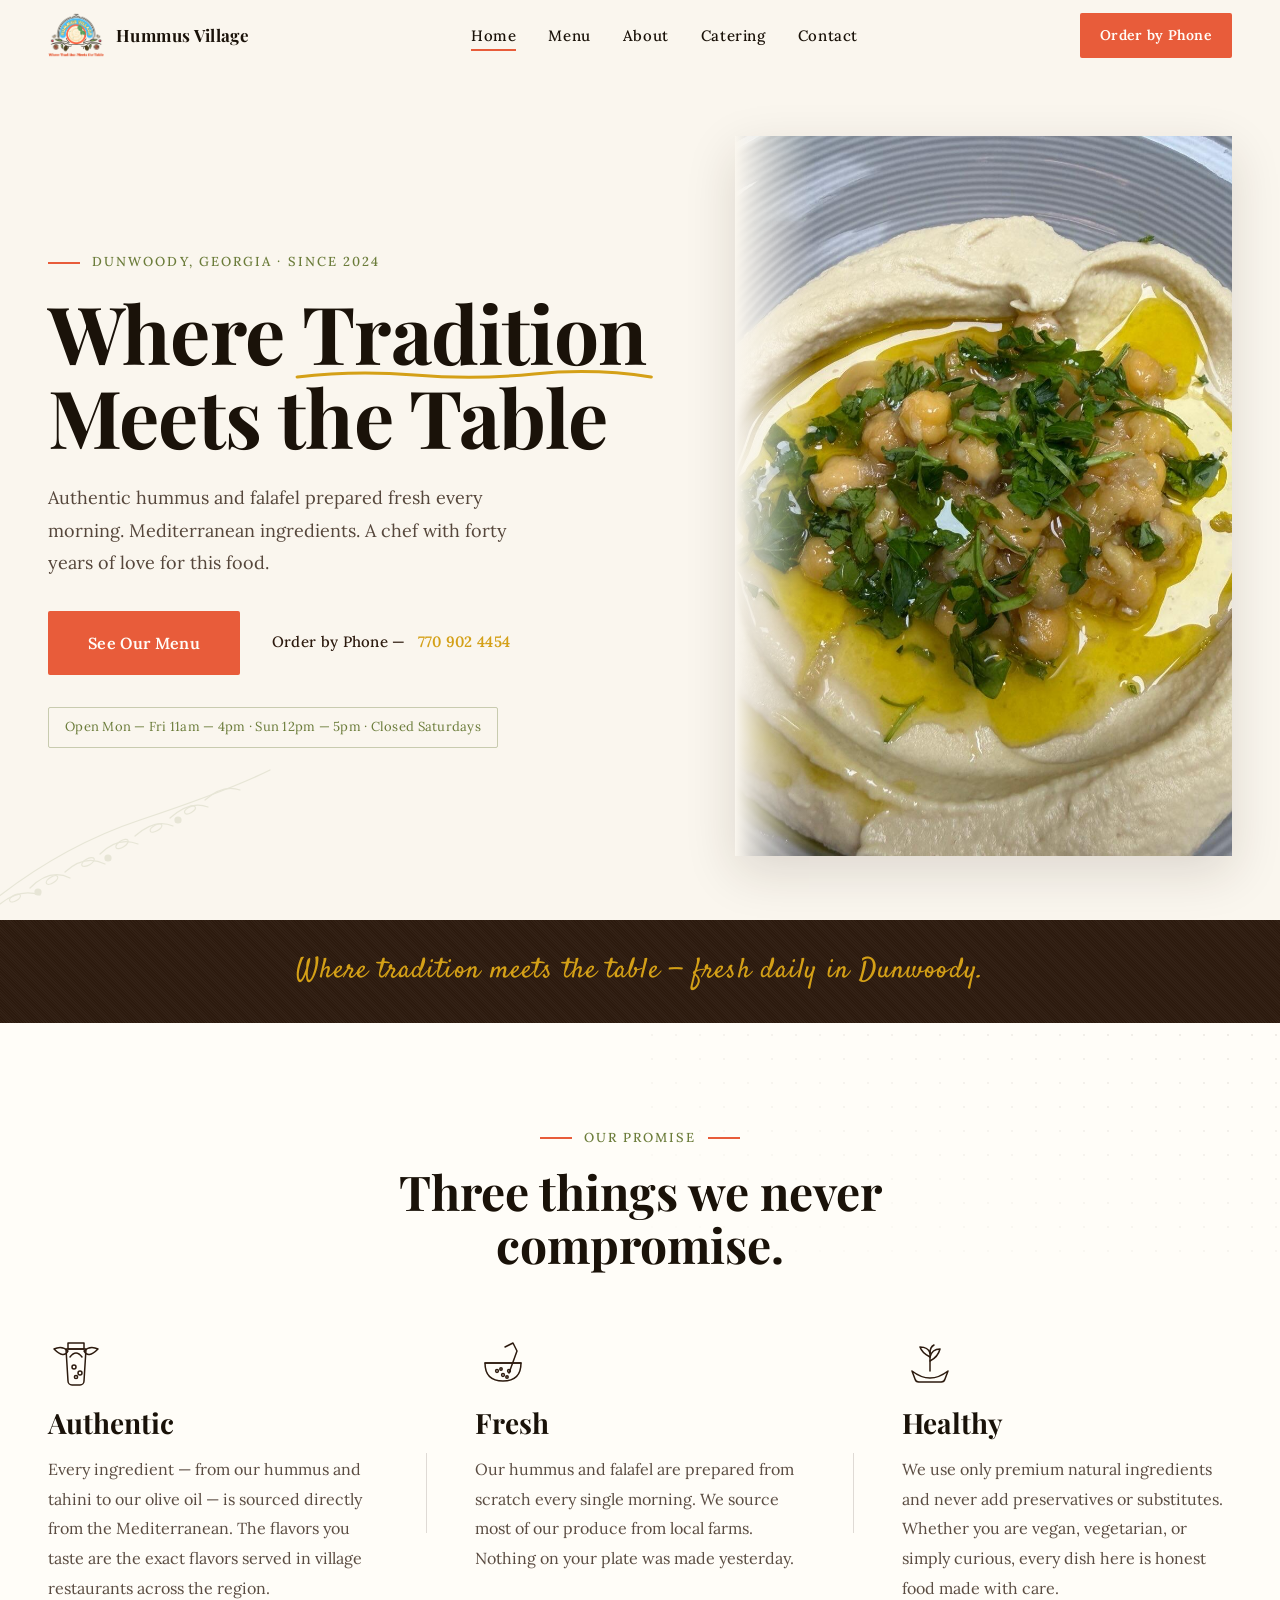
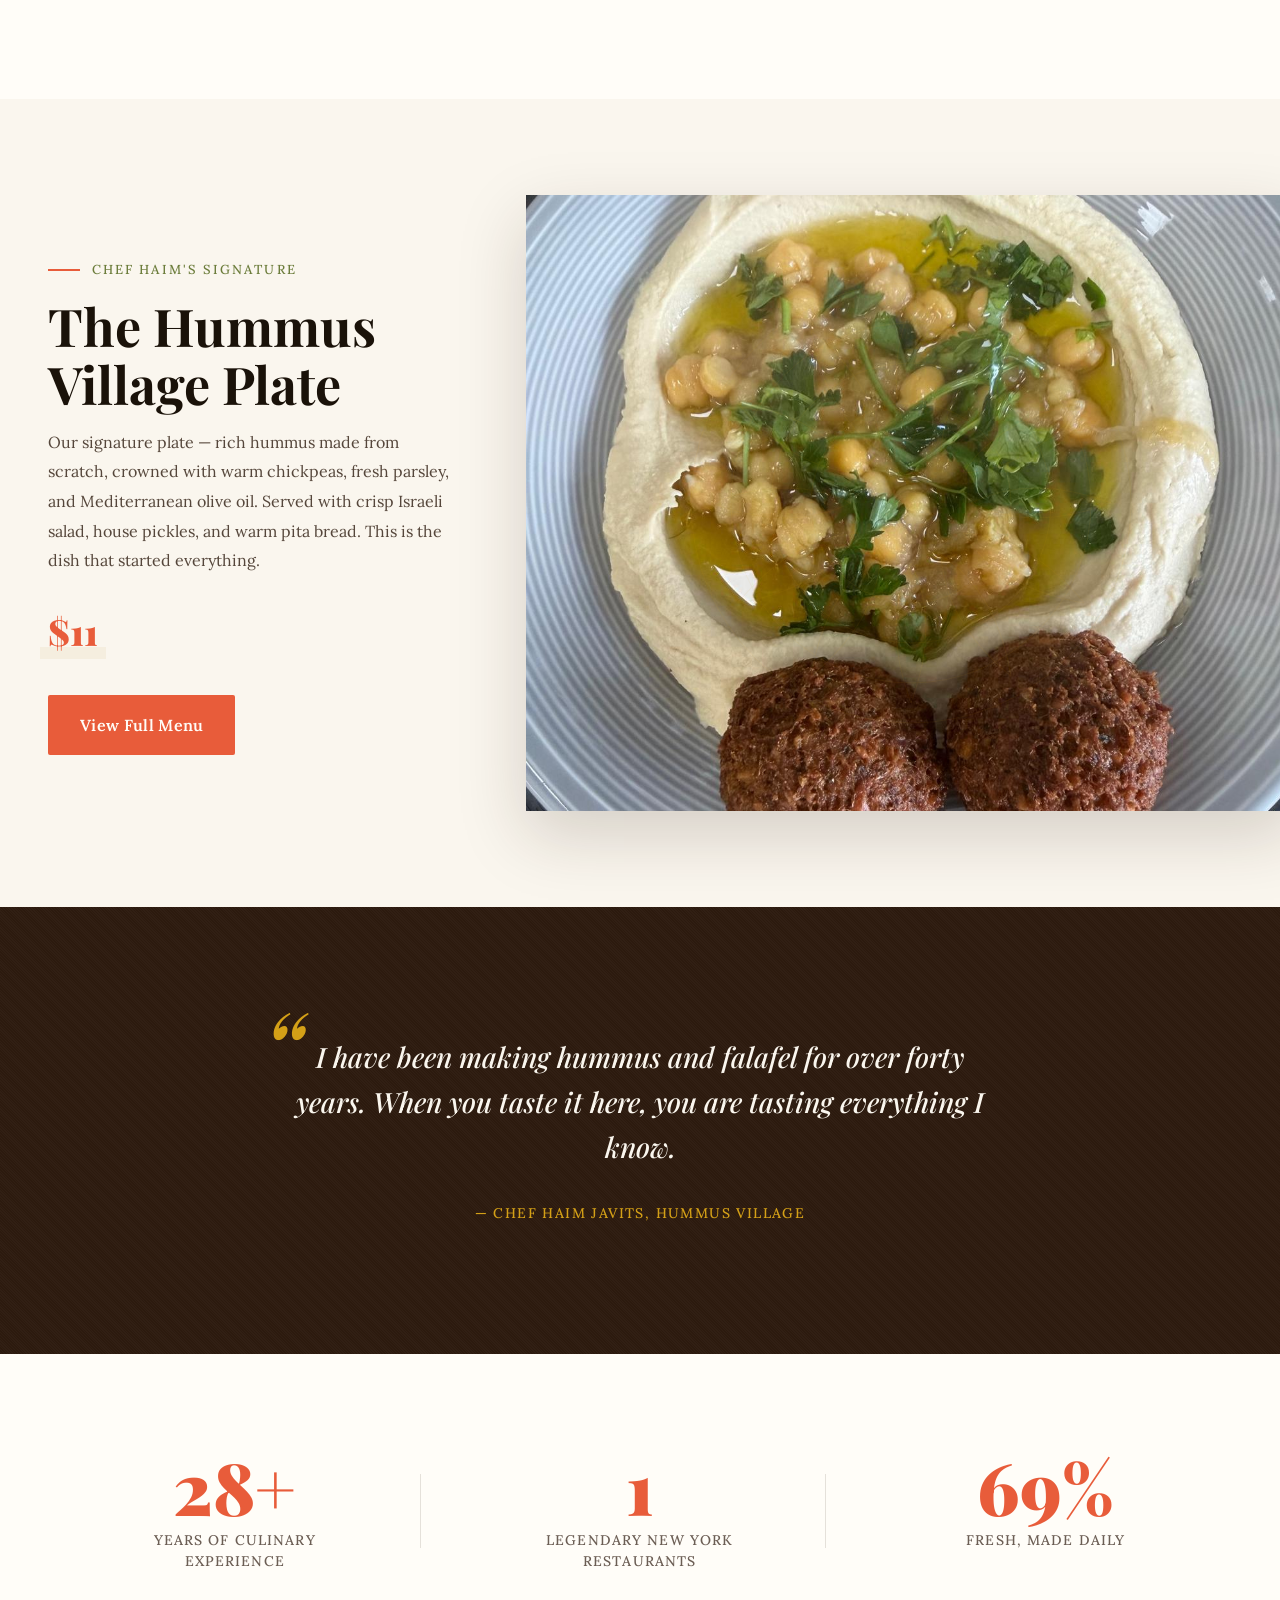
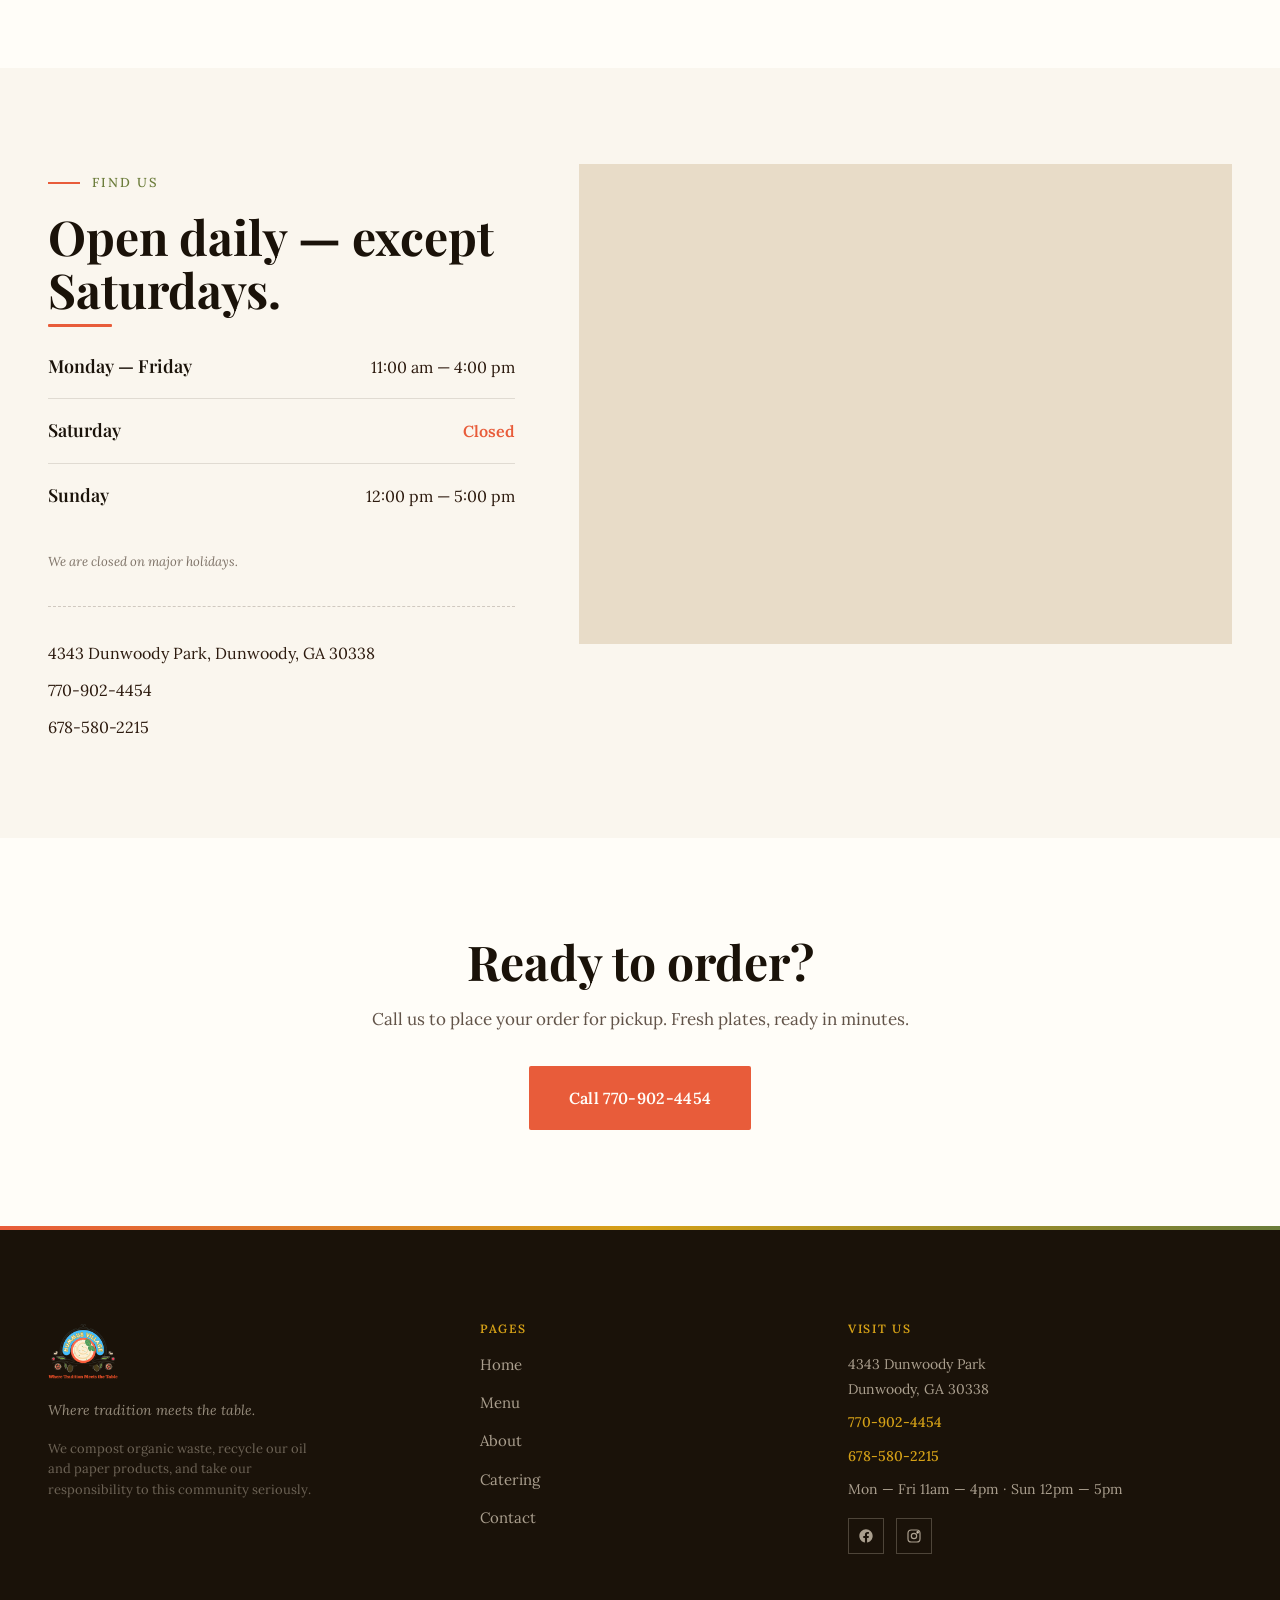
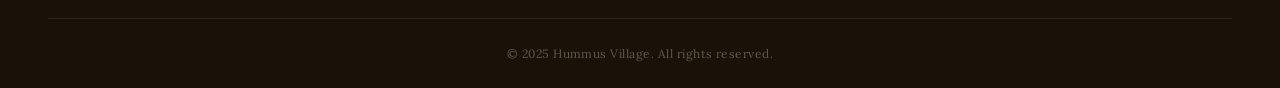
<file: hummus-village/index.html>
<!DOCTYPE html>
<html lang="en">
<head>
  <meta charset="UTF-8">
  <meta name="viewport" content="width=device-width, initial-scale=1.0">
  <title>Hummus Village — Where Tradition Meets the Table | Dunwoody, GA</title>
  <meta name="description" content="Authentic Mediterranean hummus, falafel, and more. Fresh daily in Dunwoody, Georgia. Kosher-style vegetarian and vegan cuisine by Chef Haim Javits.">
  <link rel="preconnect" href="https://fonts.googleapis.com">
  <link rel="preconnect" href="https://fonts.gstatic.com" crossorigin>
  <link href="https://fonts.googleapis.com/css2?family=Lora:wght@400;500;600&family=Playfair+Display:ital,wght@0,400;0,500;0,700;0,900;1,400;1,500;1,700&family=Satisfy&display=swap" rel="stylesheet">
  <link rel="stylesheet" href="css/style.css">
</head>
<body>

  <!-- ============== NAVIGATION ============== -->
  <header>
    <nav class="nav" aria-label="Main navigation">
      <div class="container nav__inner">
        <a href="index.html" class="nav__logo" aria-label="Hummus Village — Home">
          <img src="images/logo.png" alt="Hummus Village Logo" width="120" height="120">
          <span class="nav__logo-text">Hummus Village</span>
        </a>

        <ul class="nav__links">
          <li><a class="nav__link" href="index.html">Home</a></li>
          <li><a class="nav__link" href="menu.html">Menu</a></li>
          <li><a class="nav__link" href="about.html">About</a></li>
          <li><a class="nav__link" href="catering.html">Catering</a></li>
          <li><a class="nav__link" href="contact.html">Contact</a></li>
        </ul>

        <a class="nav__cta" href="tel:+17709024454">Order by Phone</a>

        <button class="nav__burger" type="button" aria-label="Open menu" aria-expanded="false" aria-controls="mobile-menu">
          <span></span>
          <span></span>
          <span></span>
        </button>
      </div>
    </nav>

    <div class="mobile-menu" id="mobile-menu" aria-hidden="true">
      <div class="mobile-menu__backdrop"></div>
      <div class="mobile-menu__panel">
        <a class="mobile-menu__link" href="index.html">Home</a>
        <a class="mobile-menu__link" href="menu.html">Menu</a>
        <a class="mobile-menu__link" href="about.html">About</a>
        <a class="mobile-menu__link" href="catering.html">Catering</a>
        <a class="mobile-menu__link" href="contact.html">Contact</a>
        <a class="mobile-menu__cta" href="tel:+17709024454">Call 770 902 4454</a>
      </div>
    </div>
  </header>

  <main>

    <!-- ============== HERO ============== -->
    <section class="hero">
      <!-- Decorative olive branch line illustration -->
      <svg class="hero__decor" data-parallax viewBox="0 0 320 220" xmlns="http://www.w3.org/2000/svg" aria-hidden="true">
        <g fill="none" stroke="#6B7C3A" stroke-width="1.2" stroke-linecap="round">
          <path d="M10 200 Q 90 130, 180 100 T 310 50"/>
          <path d="M40 184 Q 60 168, 80 175"/>
          <path d="M70 168 Q 90 148, 110 158"/>
          <path d="M105 152 Q 125 134, 145 144"/>
          <path d="M140 134 Q 158 116, 178 124"/>
          <path d="M175 116 Q 195 98, 213 106"/>
          <path d="M210 98 Q 230 80, 248 87"/>
          <path d="M245 80 Q 263 64, 280 70"/>
          <ellipse cx="55" cy="178" rx="6" ry="3" transform="rotate(-30 55 178)"/>
          <ellipse cx="92" cy="160" rx="6.5" ry="3" transform="rotate(-32 92 160)"/>
          <ellipse cx="128" cy="142" rx="7" ry="3.2" transform="rotate(-30 128 142)"/>
          <ellipse cx="162" cy="124" rx="7" ry="3.2" transform="rotate(-32 162 124)"/>
          <ellipse cx="196" cy="108" rx="6.5" ry="3" transform="rotate(-30 196 108)"/>
          <ellipse cx="230" cy="90" rx="6" ry="2.8" transform="rotate(-30 230 90)"/>
          <circle cx="78" cy="172" r="3" fill="#6B7C3A"/>
          <circle cx="148" cy="138" r="3" fill="#6B7C3A"/>
          <circle cx="218" cy="100" r="3" fill="#6B7C3A"/>
        </g>
      </svg>

      <div class="container hero__inner">
        <div class="hero__text">
          <span class="eyebrow hero__eyebrow">Dunwoody, Georgia · Since 2024</span>

          <h1 class="hero__h1">
            Where <span class="hero__highlight">Tradition</span><br>
            Meets the Table
          </h1>

          <p class="hero__subhead">
            Authentic hummus and falafel prepared fresh every morning. Mediterranean ingredients. A chef with forty years of love for this food.
          </p>

          <div class="hero__ctas">
            <a class="btn btn--primary btn--large" href="menu.html">See Our Menu</a>
            <a class="btn btn--ghost" href="tel:+17709024454">Order by Phone — <strong>770 902 4454</strong></a>
          </div>

          <div class="hero__hours">
            Open Mon — Fri 11am — 4pm  ·  Sun 12pm — 5pm  ·  Closed Saturdays
          </div>
        </div>

        <div class="hero__image-wrap">
          <img src="images/hero-hummus-chickpeas.jpeg"
               alt="A fresh bowl of creamy hummus topped with warm chickpeas, parsley, and Mediterranean olive oil."
               width="800" height="1000"
               loading="eager" fetchpriority="high">
        </div>
      </div>
    </section>

    <!-- ============== INTRO STRIP ============== -->
    <section class="intro-strip reveal">
      <p class="intro-strip__text">Where tradition meets the table — fresh daily in Dunwoody.</p>
    </section>

    <!-- ============== THREE PILLARS ============== -->
    <section class="section section--white pillars">
      <div class="pillars__dots" aria-hidden="true"></div>

      <div class="container">
        <div class="pillars__head reveal">
          <span class="eyebrow">Our Promise</span>
          <h2 class="section-heading">Three things we never compromise.</h2>
        </div>

        <div class="pillars__grid">
          <article class="pillar reveal">
            <div class="pillar__icon" aria-hidden="true">
              <!-- Olive jar with branches -->
              <svg viewBox="0 0 56 56">
                <path d="M20 8 h16 v6 h-16 z"/>
                <path d="M18 14 h20 l-2 32 a4 4 0 0 1 -4 4 h-8 a4 4 0 0 1 -4 -4 z"/>
                <path d="M22 22 q 6 -8 12 0"/>
                <circle cx="26" cy="32" r="2"/>
                <circle cx="32" cy="38" r="2"/>
                <circle cx="28" cy="42" r="1.6"/>
                <path d="M6 14 q 8 -4 14 2 q -4 8 -14 -2 z" fill="none"/>
                <path d="M50 14 q -8 -4 -14 2 q 4 8 14 -2 z" fill="none"/>
              </svg>
            </div>
            <h3 class="pillar__heading">Authentic</h3>
            <p class="pillar__body">
              Every ingredient — from our hummus and tahini to our olive oil — is sourced directly from the Mediterranean. The flavors you taste are the exact flavors served in village restaurants across the region.
            </p>
          </article>

          <span class="pillar__divider" aria-hidden="true"></span>

          <article class="pillar reveal">
            <div class="pillar__icon" aria-hidden="true">
              <!-- Mortar & pestle -->
              <svg viewBox="0 0 56 56">
                <path d="M10 28 q 0 18 18 18 q 18 0 18 -18 z"/>
                <path d="M10 28 h 36"/>
                <path d="M30 12 l 8 -4 l 4 8 l -8 22"/>
                <circle cx="22" cy="36" r="1.4"/>
                <circle cx="28" cy="40" r="1.4"/>
                <circle cx="34" cy="36" r="1.4"/>
                <circle cx="26" cy="34" r="1.2"/>
                <circle cx="32" cy="42" r="1.2"/>
              </svg>
            </div>
            <h3 class="pillar__heading">Fresh</h3>
            <p class="pillar__body">
              Our hummus and falafel are prepared from scratch every single morning. We source most of our produce from local farms. Nothing on your plate was made yesterday.
            </p>
          </article>

          <span class="pillar__divider" aria-hidden="true"></span>

          <article class="pillar reveal">
            <div class="pillar__icon" aria-hidden="true">
              <!-- Sprouting plant in a bowl -->
              <svg viewBox="0 0 56 56">
                <path d="M10 36 q 18 14 36 0 l -3 8 a 4 4 0 0 1 -4 3 h-22 a 4 4 0 0 1 -4 -3 z"/>
                <path d="M28 36 V 16"/>
                <path d="M28 22 q -8 -4 -10 -10 q 8 0 10 6"/>
                <path d="M28 26 q 8 -4 10 -12 q -8 0 -10 8"/>
                <path d="M28 18 q 0 -6 4 -8"/>
              </svg>
            </div>
            <h3 class="pillar__heading">Healthy</h3>
            <p class="pillar__body">
              We use only premium natural ingredients and never add preservatives or substitutes. Whether you are vegan, vegetarian, or simply curious, every dish here is honest food made with care.
            </p>
          </article>
        </div>
      </div>
    </section>

    <!-- ============== FEATURED DISH ============== -->
    <section class="section featured">
      <div class="container">
        <div class="featured__inner">
          <div class="featured__text reveal">
            <span class="eyebrow">Chef Haim's Signature</span>
            <h2 class="featured__title">The Hummus Village Plate</h2>
            <p class="featured__desc">
              Our signature plate — rich hummus made from scratch, crowned with warm chickpeas, fresh parsley, and Mediterranean olive oil. Served with crisp Israeli salad, house pickles, and warm pita bread. This is the dish that started everything.
            </p>
            <span class="featured__price">$11</span>
            <div>
              <a class="btn btn--primary" href="menu.html">View Full Menu</a>
            </div>
          </div>

          <div class="featured__image-wrap reveal">
            <!-- Mandala decorative motif -->
            <svg class="featured__mandala" viewBox="0 0 480 480" aria-hidden="true">
              <g fill="none" stroke="currentColor" stroke-width="1">
                <circle cx="240" cy="240" r="220"/>
                <circle cx="240" cy="240" r="180"/>
                <circle cx="240" cy="240" r="140"/>
                <circle cx="240" cy="240" r="100"/>
                <g transform="translate(240,240)">
                  <g id="petal">
                    <path d="M0 -200 Q 30 -120 0 -60 Q -30 -120 0 -200"/>
                  </g>
                  <use href="#petal" transform="rotate(30)"/>
                  <use href="#petal" transform="rotate(60)"/>
                  <use href="#petal" transform="rotate(90)"/>
                  <use href="#petal" transform="rotate(120)"/>
                  <use href="#petal" transform="rotate(150)"/>
                  <use href="#petal" transform="rotate(180)"/>
                  <use href="#petal" transform="rotate(210)"/>
                  <use href="#petal" transform="rotate(240)"/>
                  <use href="#petal" transform="rotate(270)"/>
                  <use href="#petal" transform="rotate(300)"/>
                  <use href="#petal" transform="rotate(330)"/>
                </g>
              </g>
            </svg>
            <img src="images/hummus-village-plate.jpeg"
                 alt="The Hummus Village signature plate with hummus, warm chickpeas, parsley, and house-made falafel."
                 width="900" height="720"
                 loading="lazy">
          </div>
        </div>
      </div>
    </section>

    <!-- ============== CHEF QUOTE ============== -->
    <section class="section section--dark">
      <div class="container">
        <div class="quote-block reveal">
          <span class="quote-block__mark" aria-hidden="true">&ldquo;</span>
          <p class="quote-block__text">
            I have been making hummus and falafel for over forty years. When you taste it here, you are tasting everything I know.
          </p>
          <p class="quote-block__attribution">— Chef Haim Javits, Hummus Village</p>
        </div>
      </div>
    </section>

    <!-- ============== STATS ============== -->
    <section class="section stats">
      <div class="container">
        <div class="stats__grid">
          <div class="stat reveal">
            <span class="stat__number">
              <span data-counter="40">0</span><span>+</span>
            </span>
            <span class="stat__label">Years of Culinary Experience</span>
          </div>
          <div class="stat reveal">
            <span class="stat__number"><span data-counter="2">0</span></span>
            <span class="stat__label">Legendary New York Restaurants</span>
          </div>
          <div class="stat reveal">
            <span class="stat__number">
              <span data-counter="100">0</span><span>%</span>
            </span>
            <span class="stat__label">Fresh, Made Daily</span>
          </div>
        </div>
      </div>
    </section>

    <!-- ============== HOURS + MAP ============== -->
    <section class="section locator">
      <div class="container">
        <div class="locator__grid">
          <div class="locator__hours reveal">
            <span class="eyebrow">Find Us</span>
            <h2 class="section-heading section-heading--underline">Open daily — except Saturdays.</h2>

            <div class="hours-table">
              <div class="hours-row">
                <span class="hours-row__day">Monday — Friday</span>
                <span class="hours-row__time">11:00 am — 4:00 pm</span>
              </div>
              <div class="hours-row hours-row--closed">
                <span class="hours-row__day">Saturday</span>
                <span class="hours-row__time">Closed</span>
              </div>
              <div class="hours-row">
                <span class="hours-row__day">Sunday</span>
                <span class="hours-row__time">12:00 pm — 5:00 pm</span>
              </div>
            </div>
            <p class="hours-note">We are closed on major holidays.</p>

            <div class="address-block">
              <a href="https://www.google.com/maps/search/?api=1&query=4343+Dunwoody+Park,+Dunwoody,+GA+30338" target="_blank" rel="noopener noreferrer">4343 Dunwoody Park, Dunwoody, GA 30338</a>
              <a href="tel:+17709024454">770-902-4454</a>
              <a href="tel:+16785802215">678-580-2215</a>
            </div>
          </div>

          <div class="locator__map reveal">
            <iframe class="map-frame"
              src="https://www.google.com/maps?q=4343+Dunwoody+Park,+Dunwoody,+GA+30338&output=embed"
              title="Map of Hummus Village at 4343 Dunwoody Park, Dunwoody, GA"
              loading="lazy"
              referrerpolicy="no-referrer-when-downgrade"></iframe>
          </div>
        </div>
      </div>
    </section>

    <!-- ============== HOME CTA ============== -->
    <section class="section home-cta">
      <div class="container">
        <div class="home-cta__inner reveal">
          <h2 class="home-cta__h2">Ready to order?</h2>
          <p class="home-cta__body">Call us to place your order for pickup. Fresh plates, ready in minutes.</p>
          <a class="btn btn--primary btn--large" href="tel:+17709024454">Call 770-902-4454</a>
        </div>
      </div>
    </section>

  </main>

  <!-- ============== FOOTER ============== -->
  <footer class="site-footer">
    <div class="container">
      <div class="footer-grid">
        <div class="footer-col">
          <img class="footer-col__logo" src="images/logo.png" alt="Hummus Village Logo" width="120" height="120">
          <p class="footer-tagline">Where tradition meets the table.</p>
          <p class="footer-eco">We compost organic waste, recycle our oil and paper products, and take our responsibility to this community seriously.</p>
        </div>

        <div class="footer-col">
          <h4 class="footer-h">Pages</h4>
          <nav class="footer-links" aria-label="Footer navigation">
            <a href="index.html">Home</a>
            <a href="menu.html">Menu</a>
            <a href="about.html">About</a>
            <a href="catering.html">Catering</a>
            <a href="contact.html">Contact</a>
          </nav>
        </div>

        <div class="footer-col">
          <h4 class="footer-h">Visit Us</h4>
          <div class="footer-contact">
            <a href="https://www.google.com/maps/search/?api=1&query=4343+Dunwoody+Park,+Dunwoody,+GA+30338" target="_blank" rel="noopener noreferrer">4343 Dunwoody Park<br>Dunwoody, GA 30338</a>
            <a class="footer-phone" href="tel:+17709024454">770-902-4454</a>
            <a class="footer-phone" href="tel:+16785802215">678-580-2215</a>
            <span>Mon — Fri 11am — 4pm  ·  Sun 12pm — 5pm</span>
            <div class="footer-social" aria-label="Social media">
              <a href="https://www.facebook.com/p/Hummus-Village-61579497749082/" target="_blank" rel="noopener noreferrer" aria-label="Facebook">
                <svg viewBox="0 0 24 24" fill="currentColor"><path d="M22 12c0-5.5-4.5-10-10-10S2 6.5 2 12c0 5 3.7 9.1 8.4 9.9v-7H7.9V12h2.5V9.8c0-2.5 1.5-3.9 3.8-3.9 1.1 0 2.2.2 2.2.2v2.5h-1.3c-1.2 0-1.6.8-1.6 1.6V12h2.8l-.4 2.9h-2.3v7C18.3 21.1 22 17 22 12z"/></svg>
              </a>
              <a href="https://www.instagram.com/hummusvillage" target="_blank" rel="noopener noreferrer" aria-label="Instagram">
                <svg viewBox="0 0 24 24" fill="none" stroke="currentColor" stroke-width="1.8"><rect x="3" y="3" width="18" height="18" rx="5"/><circle cx="12" cy="12" r="4"/><circle cx="17.5" cy="6.5" r="1.2" fill="currentColor"/></svg>
              </a>
            </div>
          </div>
        </div>
      </div>

      <div class="footer-bottom">
        <p>&copy; 2025 Hummus Village. All rights reserved.</p>
      </div>
    </div>
  </footer>

  <script src="js/main.js" defer></script>
</body>
</html>
</file>
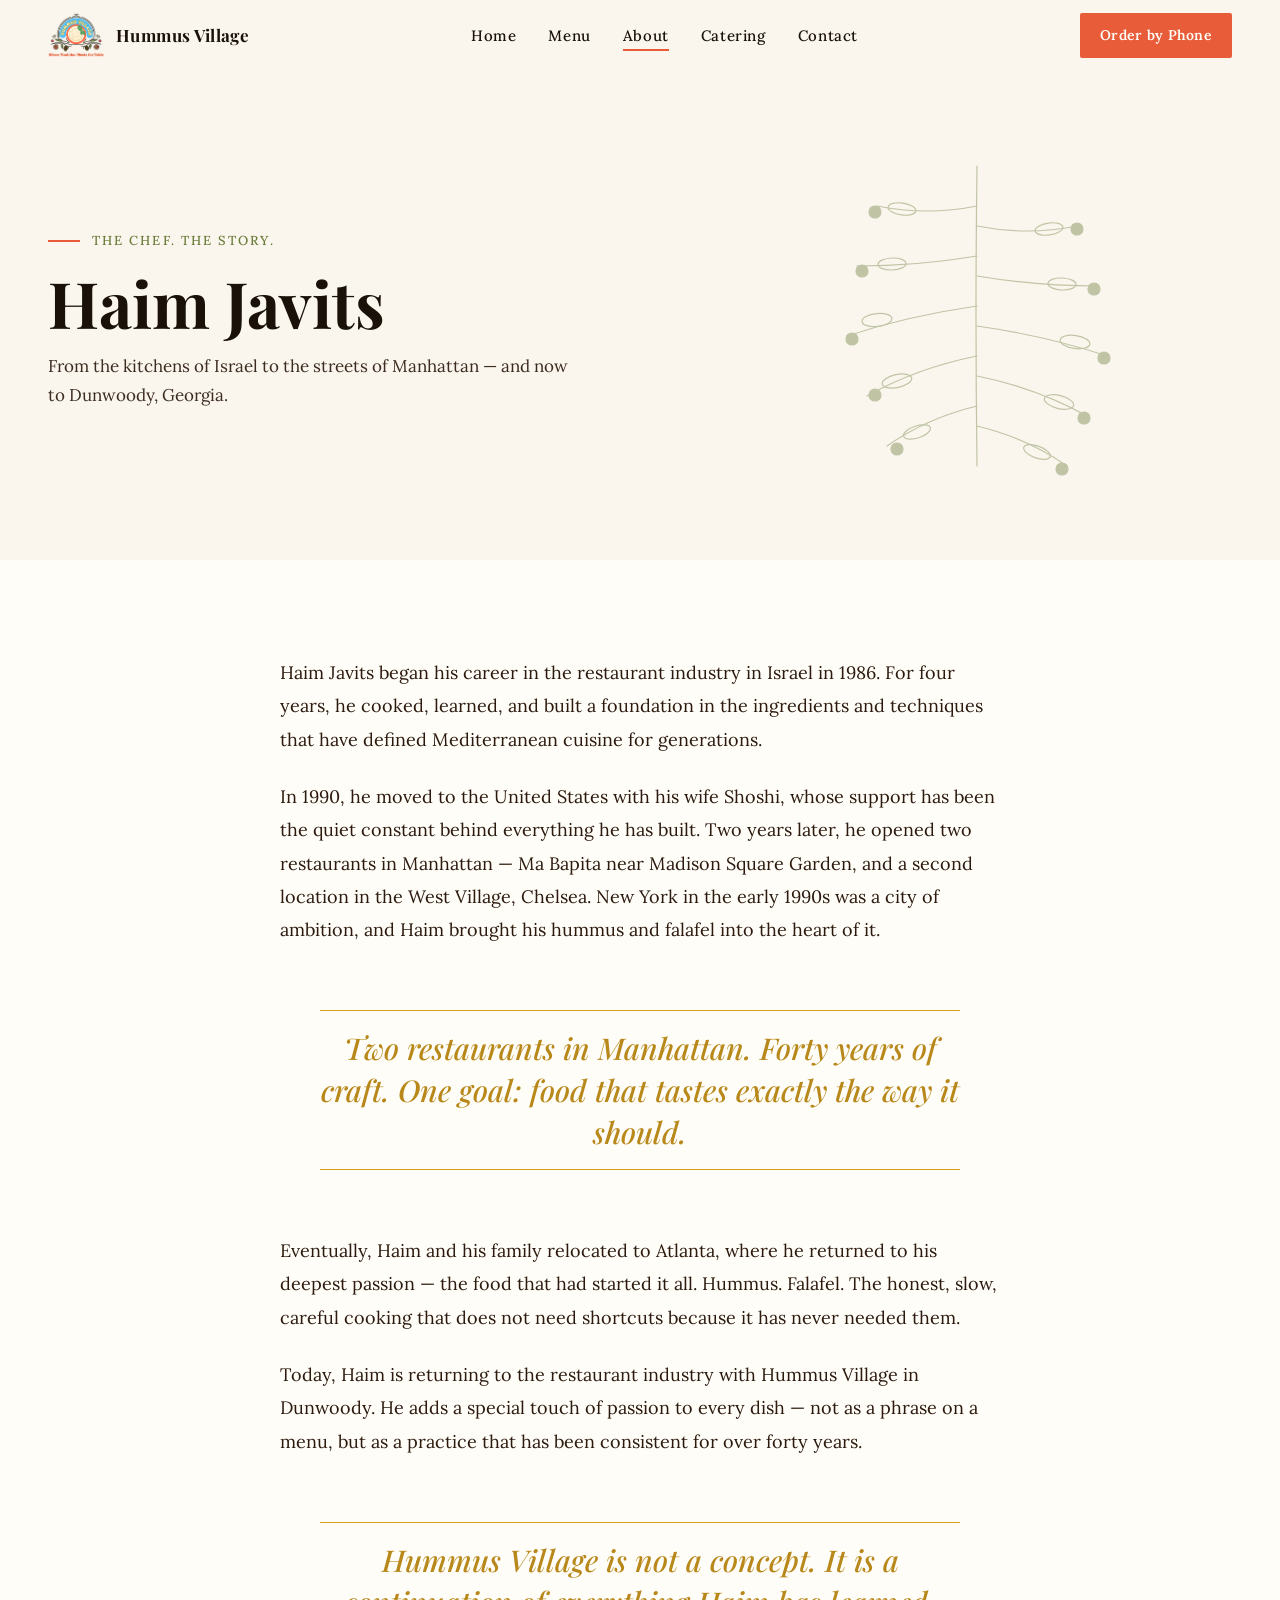
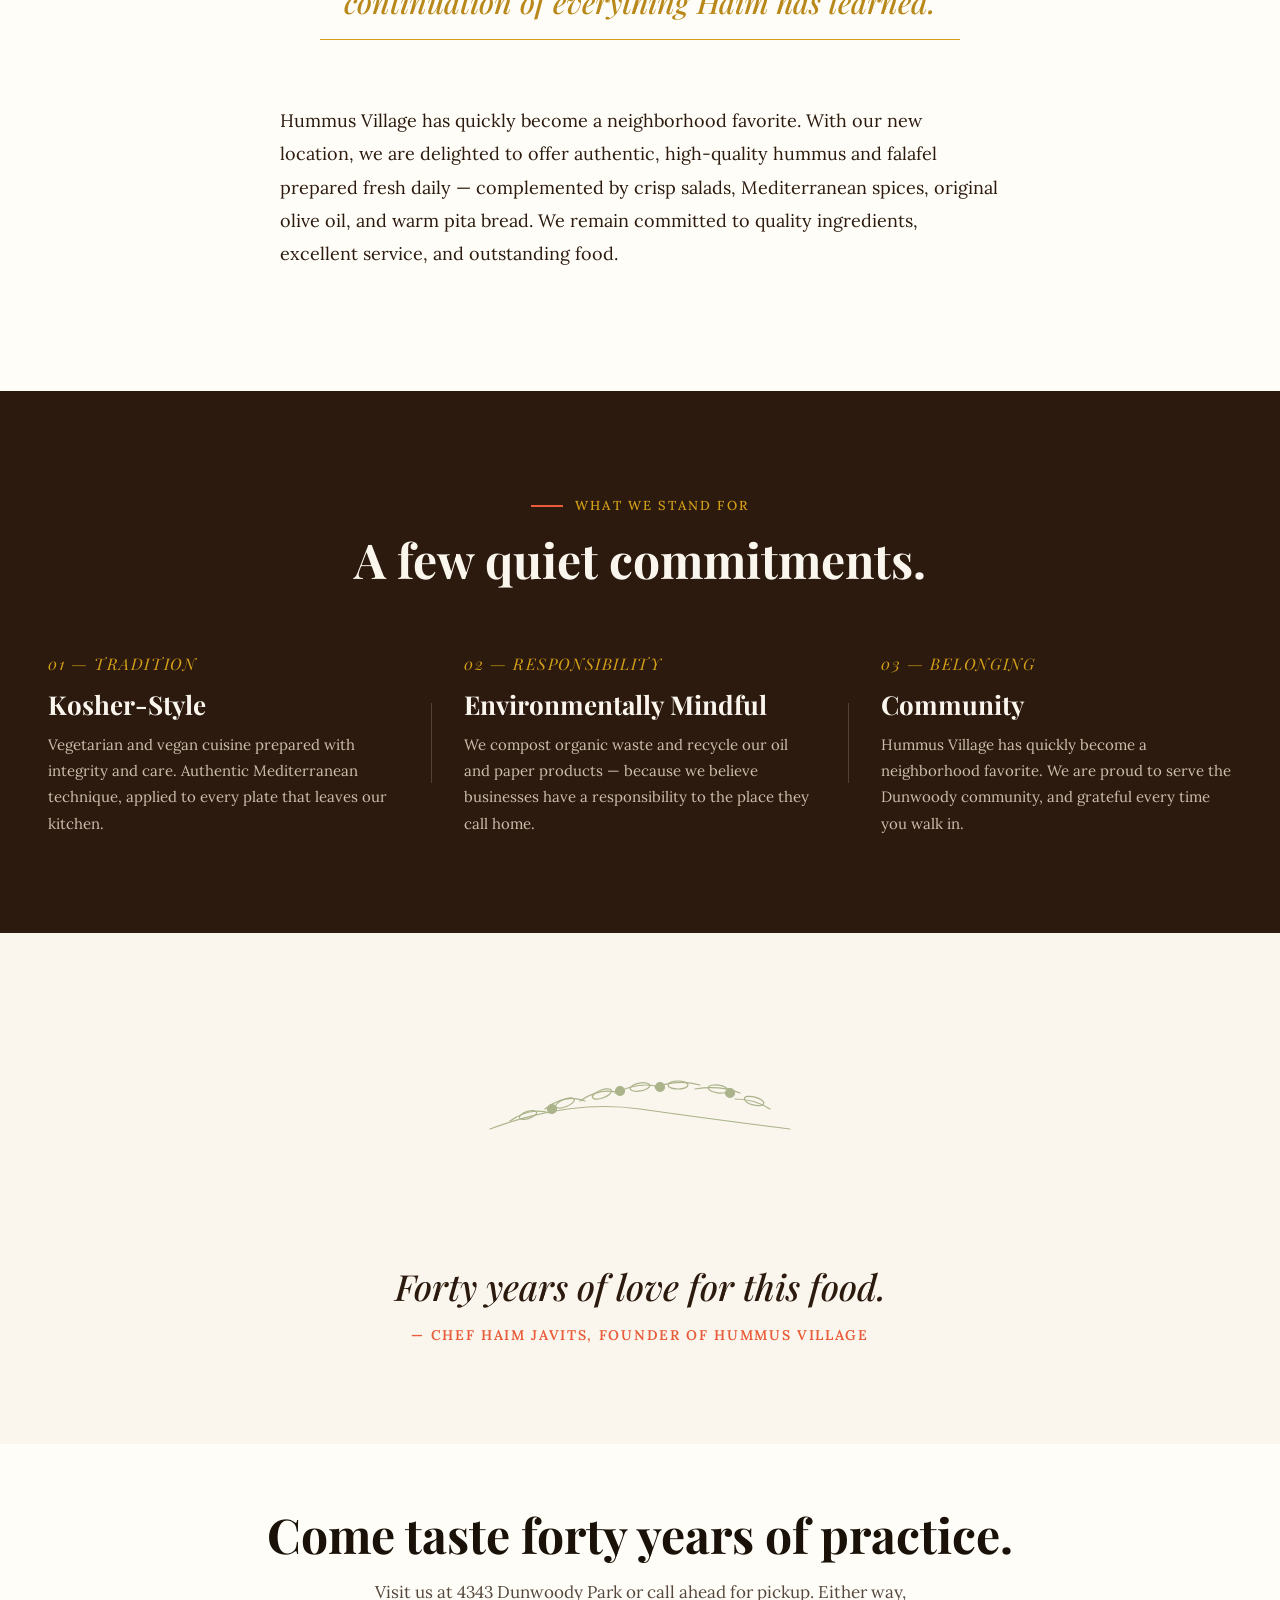
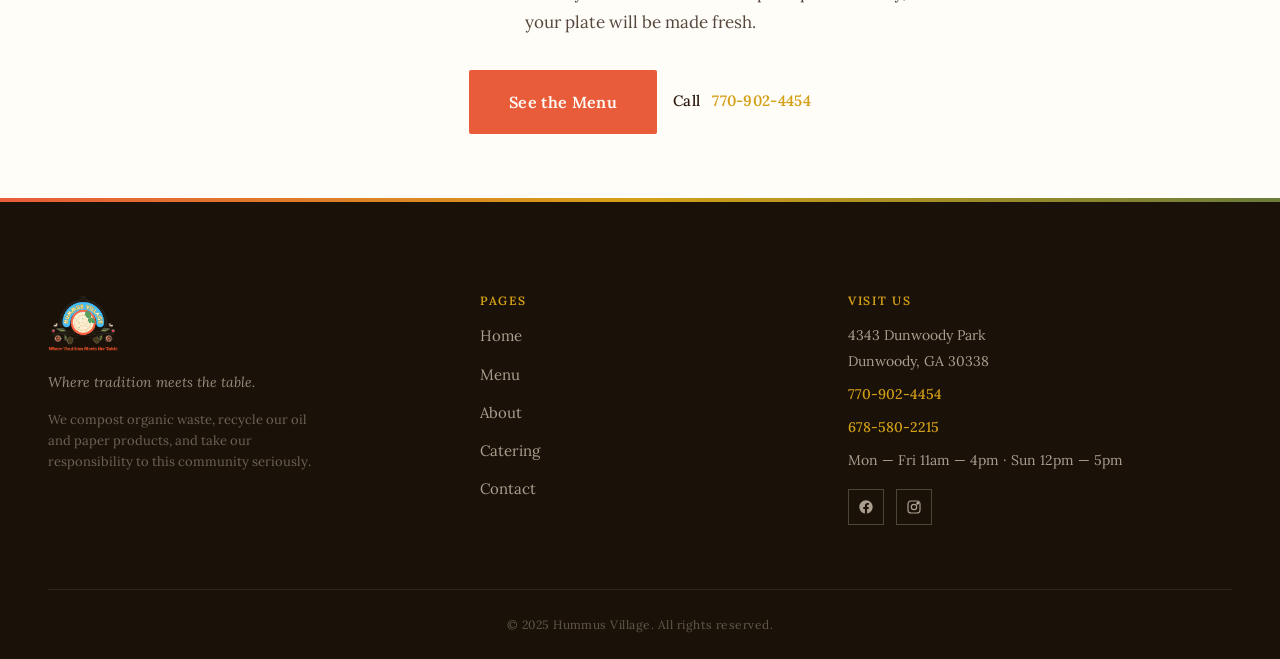
<file: hummus-village/about.html>
<!DOCTYPE html>
<html lang="en">
<head>
  <meta charset="UTF-8">
  <meta name="viewport" content="width=device-width, initial-scale=1.0">
  <title>About — Hummus Village | Chef Haim Javits</title>
  <meta name="description" content="The story of Chef Haim Javits — 40 years in the kitchen, from Israel to New York to Dunwoody, Georgia.">
  <link rel="preconnect" href="https://fonts.googleapis.com">
  <link rel="preconnect" href="https://fonts.gstatic.com" crossorigin>
  <link href="https://fonts.googleapis.com/css2?family=Lora:wght@400;500;600&family=Playfair+Display:ital,wght@0,400;0,500;0,700;0,900;1,400;1,500;1,700&family=Satisfy&display=swap" rel="stylesheet">
  <link rel="stylesheet" href="css/style.css">
</head>
<body>

  <!-- ============== NAVIGATION ============== -->
  <header>
    <nav class="nav" aria-label="Main navigation">
      <div class="container nav__inner">
        <a href="index.html" class="nav__logo" aria-label="Hummus Village — Home">
          <img src="images/logo.png" alt="Hummus Village Logo" width="120" height="120">
          <span class="nav__logo-text">Hummus Village</span>
        </a>

        <ul class="nav__links">
          <li><a class="nav__link" href="index.html">Home</a></li>
          <li><a class="nav__link" href="menu.html">Menu</a></li>
          <li><a class="nav__link" href="about.html">About</a></li>
          <li><a class="nav__link" href="catering.html">Catering</a></li>
          <li><a class="nav__link" href="contact.html">Contact</a></li>
        </ul>

        <a class="nav__cta" href="tel:+17709024454">Order by Phone</a>

        <button class="nav__burger" type="button" aria-label="Open menu" aria-expanded="false" aria-controls="mobile-menu">
          <span></span><span></span><span></span>
        </button>
      </div>
    </nav>

    <div class="mobile-menu" id="mobile-menu" aria-hidden="true">
      <div class="mobile-menu__backdrop"></div>
      <div class="mobile-menu__panel">
        <a class="mobile-menu__link" href="index.html">Home</a>
        <a class="mobile-menu__link" href="menu.html">Menu</a>
        <a class="mobile-menu__link" href="about.html">About</a>
        <a class="mobile-menu__link" href="catering.html">Catering</a>
        <a class="mobile-menu__link" href="contact.html">Contact</a>
        <a class="mobile-menu__cta" href="tel:+17709024454">Call 770 902 4454</a>
      </div>
    </div>
  </header>

  <main>

    <!-- ============== ABOUT HERO ============== -->
    <section class="page-hero page-hero--cream">
      <div class="container">
        <div class="about-hero__grid">
          <div class="page-hero__inner">
            <span class="eyebrow">The Chef. The Story.</span>
            <h1 class="page-hero__h1">Haim Javits</h1>
            <p class="page-hero__sub">From the kitchens of Israel to the streets of Manhattan — and now to Dunwoody, Georgia.</p>
          </div>

          <!-- Decorative olive branch SVG as visual stand-in -->
          <svg class="about-hero__decor" viewBox="0 0 360 360" xmlns="http://www.w3.org/2000/svg" aria-hidden="true">
            <g fill="none" stroke="#6B7C3A" stroke-width="1.2" stroke-linecap="round">
              <!-- Central stem -->
              <path d="M180 30 Q 178 180, 180 330"/>
              <!-- Left branches -->
              <path d="M180 70 Q 130 80, 80 70"/>
              <path d="M180 120 Q 120 130, 60 130"/>
              <path d="M180 170 Q 110 180, 50 200"/>
              <path d="M180 220 Q 120 232, 70 260"/>
              <path d="M180 270 Q 130 282, 90 310"/>
              <!-- Right branches -->
              <path d="M180 90 Q 230 100, 280 90"/>
              <path d="M180 140 Q 240 150, 300 150"/>
              <path d="M180 190 Q 250 200, 310 220"/>
              <path d="M180 240 Q 240 252, 290 280"/>
              <path d="M180 290 Q 230 302, 270 330"/>
              <!-- Olive leaves left -->
              <ellipse cx="105" cy="73" rx="14" ry="6" transform="rotate(8 105 73)"/>
              <ellipse cx="95" cy="128" rx="14" ry="6" transform="rotate(-2 95 128)"/>
              <ellipse cx="80" cy="184" rx="15" ry="6.5" transform="rotate(-6 80 184)"/>
              <ellipse cx="100" cy="245" rx="15" ry="6.5" transform="rotate(-12 100 245)"/>
              <ellipse cx="120" cy="296" rx="14" ry="6" transform="rotate(-18 120 296)"/>
              <!-- Olive leaves right -->
              <ellipse cx="252" cy="93" rx="14" ry="6" transform="rotate(-8 252 93)"/>
              <ellipse cx="265" cy="148" rx="14" ry="6" transform="rotate(2 265 148)"/>
              <ellipse cx="278" cy="206" rx="15" ry="6.5" transform="rotate(8 278 206)"/>
              <ellipse cx="262" cy="266" rx="15" ry="6.5" transform="rotate(14 262 266)"/>
              <ellipse cx="240" cy="316" rx="14" ry="6" transform="rotate(20 240 316)"/>
              <!-- Olives -->
              <circle cx="78" cy="76" r="6" fill="#6B7C3A"/>
              <circle cx="65" cy="135" r="6" fill="#6B7C3A"/>
              <circle cx="55" cy="203" r="6" fill="#6B7C3A"/>
              <circle cx="78" cy="259" r="6" fill="#6B7C3A"/>
              <circle cx="100" cy="313" r="6" fill="#6B7C3A"/>
              <circle cx="280" cy="93" r="6" fill="#6B7C3A"/>
              <circle cx="297" cy="153" r="6" fill="#6B7C3A"/>
              <circle cx="307" cy="222" r="6" fill="#6B7C3A"/>
              <circle cx="287" cy="282" r="6" fill="#6B7C3A"/>
              <circle cx="265" cy="333" r="6" fill="#6B7C3A"/>
            </g>
          </svg>
        </div>
      </div>
    </section>

    <!-- ============== STORY BODY ============== -->
    <section class="section story">
      <div class="container">
        <div class="story__inner">
          <p class="reveal">
            Haim Javits began his career in the restaurant industry in Israel in 1986. For four years, he cooked, learned, and built a foundation in the ingredients and techniques that have defined Mediterranean cuisine for generations.
          </p>

          <p class="reveal">
            In 1990, he moved to the United States with his wife Shoshi, whose support has been the quiet constant behind everything he has built. Two years later, he opened two restaurants in Manhattan — Ma Bapita near Madison Square Garden, and a second location in the West Village, Chelsea. New York in the early 1990s was a city of ambition, and Haim brought his hummus and falafel into the heart of it.
          </p>

          <blockquote class="story__pullquote reveal">
            Two restaurants in Manhattan. Forty years of craft. One goal: food that tastes exactly the way it should.
          </blockquote>

          <p class="reveal">
            Eventually, Haim and his family relocated to Atlanta, where he returned to his deepest passion — the food that had started it all. Hummus. Falafel. The honest, slow, careful cooking that does not need shortcuts because it has never needed them.
          </p>

          <p class="reveal">
            Today, Haim is returning to the restaurant industry with Hummus Village in Dunwoody. He adds a special touch of passion to every dish — not as a phrase on a menu, but as a practice that has been consistent for over forty years.
          </p>

          <blockquote class="story__pullquote reveal">
            Hummus Village is not a concept. It is a continuation of everything Haim has learned.
          </blockquote>

          <p class="reveal">
            Hummus Village has quickly become a neighborhood favorite. With our new location, we are delighted to offer authentic, high-quality hummus and falafel prepared fresh daily — complemented by crisp salads, Mediterranean spices, original olive oil, and warm pita bread. We remain committed to quality ingredients, excellent service, and outstanding food.
          </p>
        </div>
      </div>
    </section>

    <!-- ============== VALUES STRIP ============== -->
    <section class="section values-strip">
      <div class="container">
        <div style="text-align: center; margin-bottom: var(--space-9);" class="reveal">
          <span class="eyebrow" style="color: var(--color-gold); justify-content: center;">What we stand for</span>
          <h2 class="section-heading">A few quiet commitments.</h2>
        </div>

        <div class="values-strip__grid">
          <article class="value reveal">
            <span class="value__num">01 — Tradition</span>
            <h3 class="value__h3">Kosher-Style</h3>
            <p class="value__body">Vegetarian and vegan cuisine prepared with integrity and care. Authentic Mediterranean technique, applied to every plate that leaves our kitchen.</p>
          </article>

          <span class="value__divider" aria-hidden="true"></span>

          <article class="value reveal">
            <span class="value__num">02 — Responsibility</span>
            <h3 class="value__h3">Environmentally Mindful</h3>
            <p class="value__body">We compost organic waste and recycle our oil and paper products — because we believe businesses have a responsibility to the place they call home.</p>
          </article>

          <span class="value__divider" aria-hidden="true"></span>

          <article class="value reveal">
            <span class="value__num">03 — Belonging</span>
            <h3 class="value__h3">Community</h3>
            <p class="value__body">Hummus Village has quickly become a neighborhood favorite. We are proud to serve the Dunwoody community, and grateful every time you walk in.</p>
          </article>
        </div>
      </div>
    </section>

    <!-- ============== CHEF BANNER ============== -->
    <section class="chef-banner">
      <div class="container">
        <div class="chef-banner__inner reveal">
          <svg class="chef-banner__svg" viewBox="0 0 360 200" xmlns="http://www.w3.org/2000/svg" aria-hidden="true">
            <g fill="none" stroke="currentColor" stroke-width="1.2" stroke-linecap="round">
              <path d="M30 100 Q 110 70, 180 80 T 330 100"/>
              <path d="M50 92 Q 70 78, 90 84"/>
              <path d="M85 80 Q 105 64, 125 72"/>
              <path d="M120 72 Q 140 58, 160 64"/>
              <path d="M155 64 Q 180 52, 200 58"/>
              <path d="M195 58 Q 220 50, 240 56"/>
              <path d="M235 60 Q 260 56, 280 64"/>
              <path d="M275 70 Q 295 70, 310 80"/>
              <ellipse cx="68" cy="86" rx="9" ry="3.5" transform="rotate(-18 68 86)"/>
              <ellipse cx="105" cy="74" rx="10" ry="3.8" transform="rotate(-22 105 74)"/>
              <ellipse cx="142" cy="65" rx="10" ry="4" transform="rotate(-20 142 65)"/>
              <ellipse cx="180" cy="58" rx="10" ry="4" transform="rotate(-10 180 58)"/>
              <ellipse cx="218" cy="56" rx="10" ry="4" transform="rotate(0 218 56)"/>
              <ellipse cx="258" cy="60" rx="10" ry="4" transform="rotate(8 258 60)"/>
              <ellipse cx="294" cy="72" rx="10" ry="4" transform="rotate(15 294 72)"/>
              <circle cx="92" cy="80" r="4.5" fill="currentColor"/>
              <circle cx="160" cy="62" r="4.5" fill="currentColor"/>
              <circle cx="200" cy="58" r="4.5" fill="currentColor"/>
              <circle cx="270" cy="64" r="4.5" fill="currentColor"/>
            </g>
          </svg>
          <p class="chef-banner__quote">Forty years of love for this food.</p>
          <p class="chef-banner__attribution">— Chef Haim Javits, Founder of Hummus Village</p>
        </div>
      </div>
    </section>

    <!-- ============== CTA ============== -->
    <section class="section section--white" style="padding-block: var(--space-9); text-align: center;">
      <div class="container">
        <div class="reveal">
          <h2 class="section-heading" style="margin-bottom: var(--space-5);">Come taste forty years of practice.</h2>
          <p class="section-sub" style="margin-inline: auto; margin-bottom: var(--space-7);">Visit us at 4343 Dunwoody Park or call ahead for pickup. Either way, your plate will be made fresh.</p>
          <div style="display: flex; gap: var(--space-5); justify-content: center; flex-wrap: wrap;">
            <a class="btn btn--primary btn--large" href="menu.html">See the Menu</a>
            <a class="btn btn--ghost" href="tel:+17709024454">Call <strong>770-902-4454</strong></a>
          </div>
        </div>
      </div>
    </section>

  </main>

  <!-- ============== FOOTER ============== -->
  <footer class="site-footer">
    <div class="container">
      <div class="footer-grid">
        <div class="footer-col">
          <img class="footer-col__logo" src="images/logo.png" alt="Hummus Village Logo" width="120" height="120">
          <p class="footer-tagline">Where tradition meets the table.</p>
          <p class="footer-eco">We compost organic waste, recycle our oil and paper products, and take our responsibility to this community seriously.</p>
        </div>

        <div class="footer-col">
          <h4 class="footer-h">Pages</h4>
          <nav class="footer-links" aria-label="Footer navigation">
            <a href="index.html">Home</a>
            <a href="menu.html">Menu</a>
            <a href="about.html">About</a>
            <a href="catering.html">Catering</a>
            <a href="contact.html">Contact</a>
          </nav>
        </div>

        <div class="footer-col">
          <h4 class="footer-h">Visit Us</h4>
          <div class="footer-contact">
            <a href="https://www.google.com/maps/search/?api=1&query=4343+Dunwoody+Park,+Dunwoody,+GA+30338" target="_blank" rel="noopener noreferrer">4343 Dunwoody Park<br>Dunwoody, GA 30338</a>
            <a class="footer-phone" href="tel:+17709024454">770-902-4454</a>
            <a class="footer-phone" href="tel:+16785802215">678-580-2215</a>
            <span>Mon — Fri 11am — 4pm  ·  Sun 12pm — 5pm</span>
            <div class="footer-social" aria-label="Social media">
              <a href="https://www.facebook.com/p/Hummus-Village-61579497749082/" target="_blank" rel="noopener noreferrer" aria-label="Facebook">
                <svg viewBox="0 0 24 24" fill="currentColor"><path d="M22 12c0-5.5-4.5-10-10-10S2 6.5 2 12c0 5 3.7 9.1 8.4 9.9v-7H7.9V12h2.5V9.8c0-2.5 1.5-3.9 3.8-3.9 1.1 0 2.2.2 2.2.2v2.5h-1.3c-1.2 0-1.6.8-1.6 1.6V12h2.8l-.4 2.9h-2.3v7C18.3 21.1 22 17 22 12z"/></svg>
              </a>
              <a href="https://www.instagram.com/hummusvillage" target="_blank" rel="noopener noreferrer" aria-label="Instagram">
                <svg viewBox="0 0 24 24" fill="none" stroke="currentColor" stroke-width="1.8"><rect x="3" y="3" width="18" height="18" rx="5"/><circle cx="12" cy="12" r="4"/><circle cx="17.5" cy="6.5" r="1.2" fill="currentColor"/></svg>
              </a>
            </div>
          </div>
        </div>
      </div>

      <div class="footer-bottom">
        <p>&copy; 2025 Hummus Village. All rights reserved.</p>
      </div>
    </div>
  </footer>

  <script src="js/main.js" defer></script>
</body>
</html>
</file>
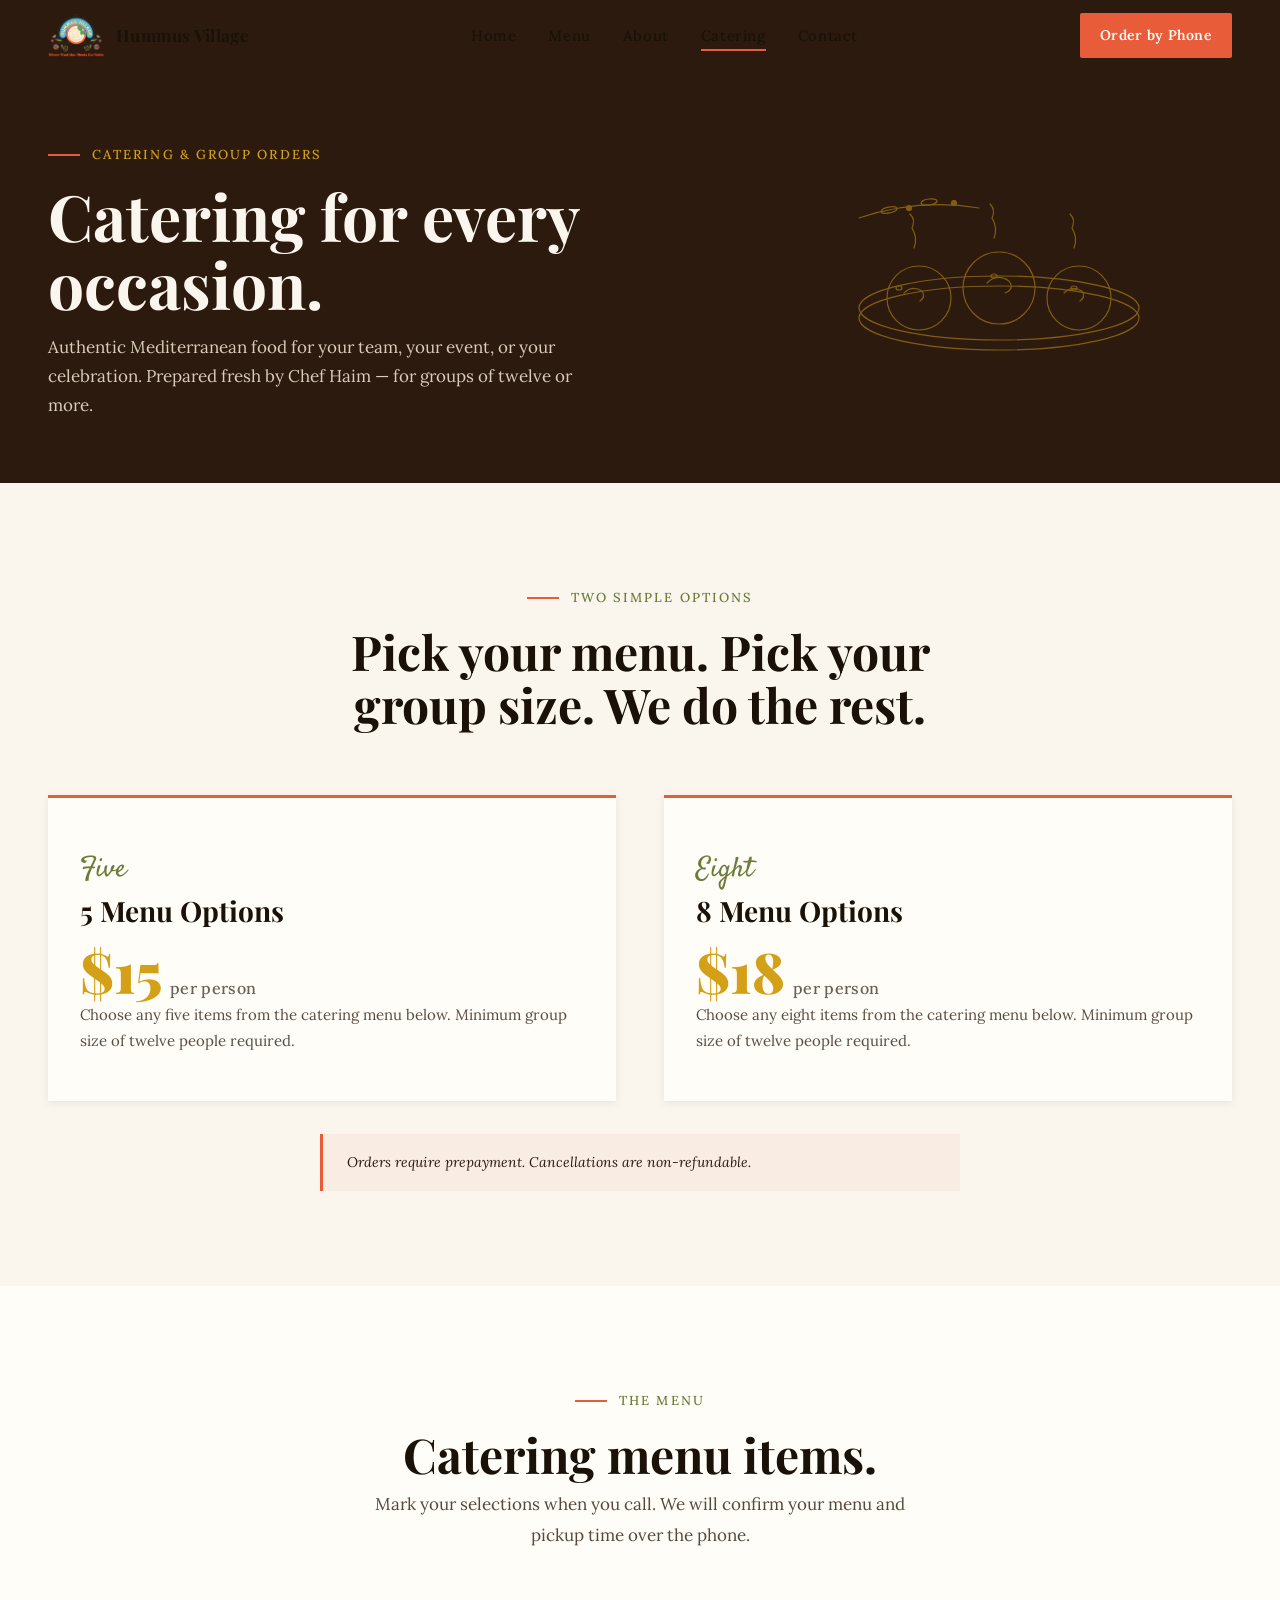
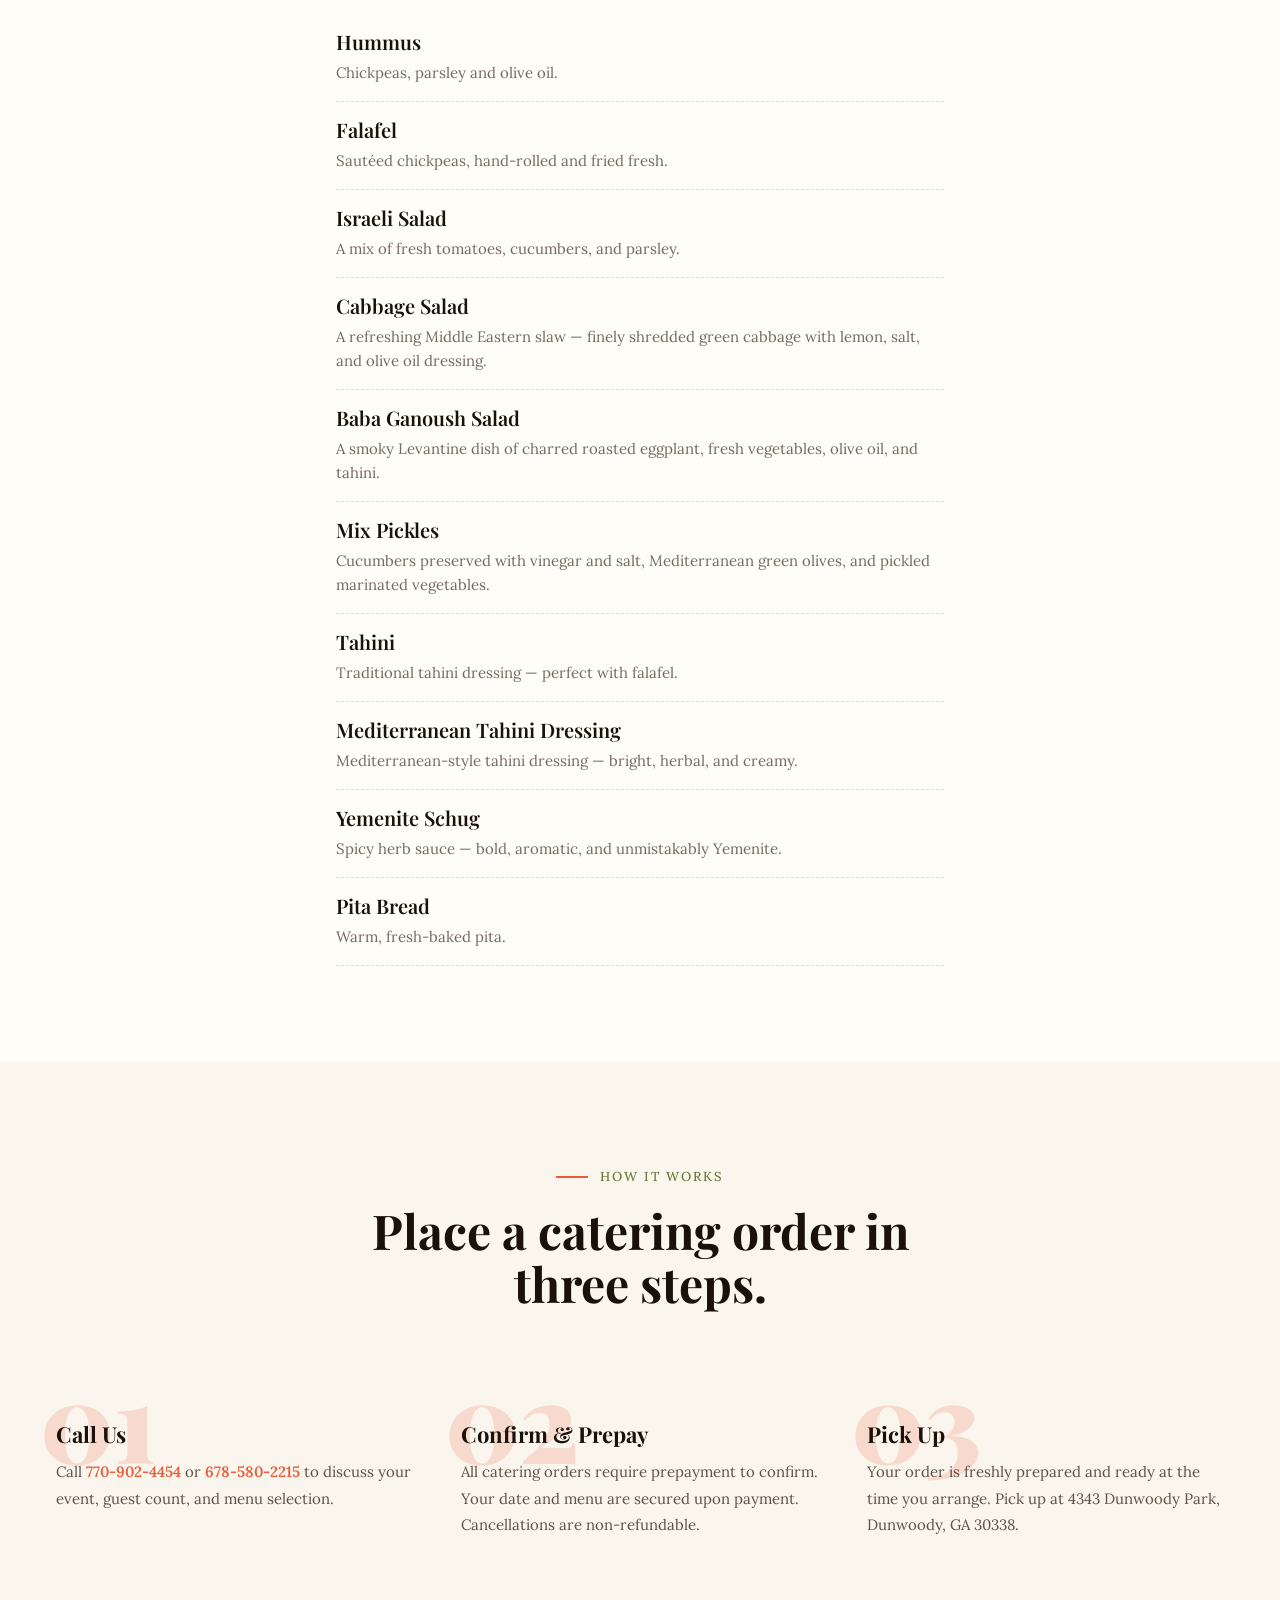
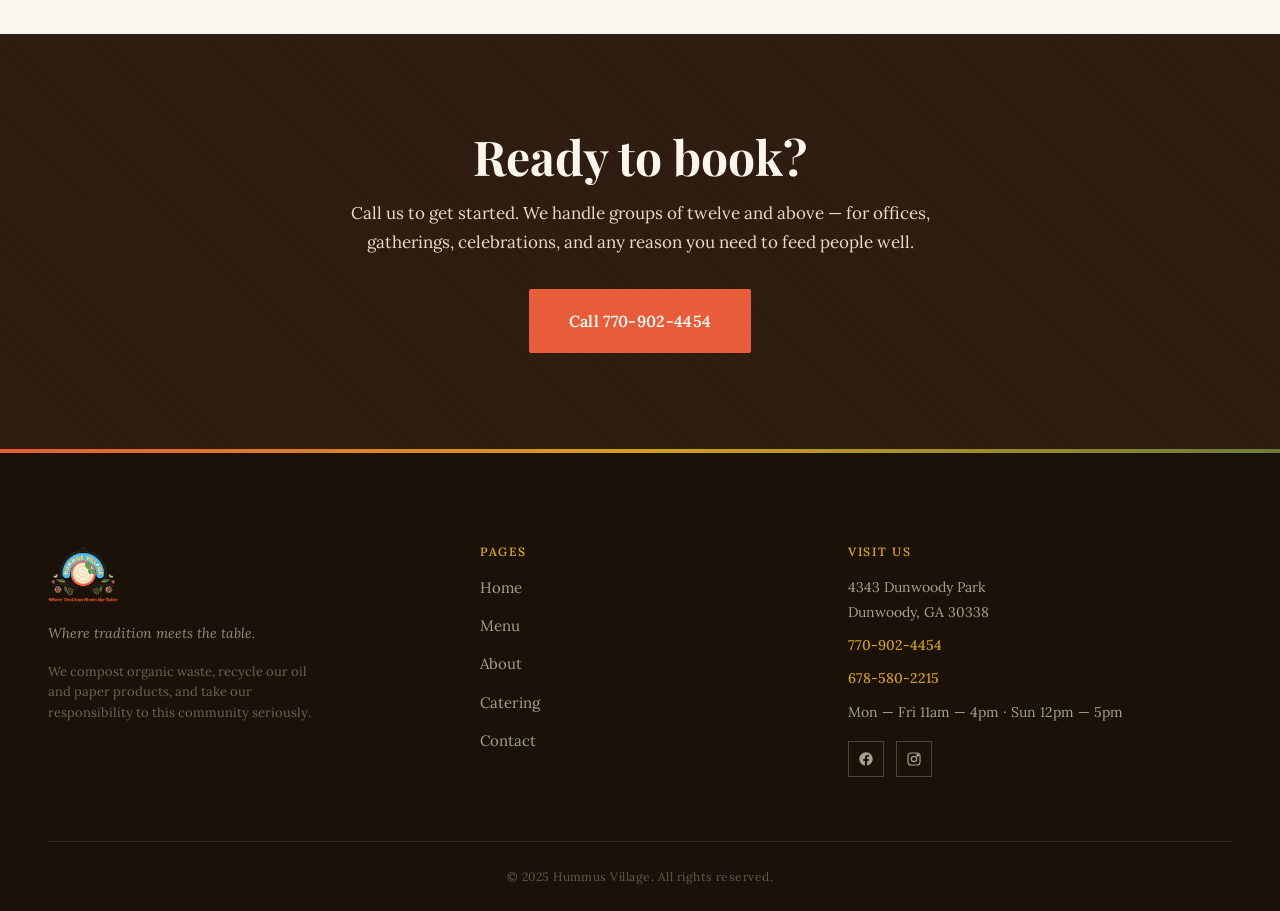
<file: hummus-village/catering.html>
<!DOCTYPE html>
<html lang="en">
<head>
  <meta charset="UTF-8">
  <meta name="viewport" content="width=device-width, initial-scale=1.0">
  <title>Catering — Hummus Village | Dunwoody, GA</title>
  <meta name="description" content="Catering for groups of 12 or more. Fresh Mediterranean food prepared by Chef Haim Javits. Call to place your order.">
  <link rel="preconnect" href="https://fonts.googleapis.com">
  <link rel="preconnect" href="https://fonts.gstatic.com" crossorigin>
  <link href="https://fonts.googleapis.com/css2?family=Lora:wght@400;500;600&family=Playfair+Display:ital,wght@0,400;0,500;0,700;0,900;1,400;1,500;1,700&family=Satisfy&display=swap" rel="stylesheet">
  <link rel="stylesheet" href="css/style.css">
</head>
<body>

  <!-- ============== NAVIGATION ============== -->
  <header>
    <nav class="nav" aria-label="Main navigation">
      <div class="container nav__inner">
        <a href="index.html" class="nav__logo" aria-label="Hummus Village — Home">
          <img src="images/logo.png" alt="Hummus Village Logo" width="120" height="120">
          <span class="nav__logo-text">Hummus Village</span>
        </a>

        <ul class="nav__links">
          <li><a class="nav__link" href="index.html">Home</a></li>
          <li><a class="nav__link" href="menu.html">Menu</a></li>
          <li><a class="nav__link" href="about.html">About</a></li>
          <li><a class="nav__link" href="catering.html">Catering</a></li>
          <li><a class="nav__link" href="contact.html">Contact</a></li>
        </ul>

        <a class="nav__cta" href="tel:+17709024454">Order by Phone</a>

        <button class="nav__burger" type="button" aria-label="Open menu" aria-expanded="false" aria-controls="mobile-menu">
          <span></span><span></span><span></span>
        </button>
      </div>
    </nav>

    <div class="mobile-menu" id="mobile-menu" aria-hidden="true">
      <div class="mobile-menu__backdrop"></div>
      <div class="mobile-menu__panel">
        <a class="mobile-menu__link" href="index.html">Home</a>
        <a class="mobile-menu__link" href="menu.html">Menu</a>
        <a class="mobile-menu__link" href="about.html">About</a>
        <a class="mobile-menu__link" href="catering.html">Catering</a>
        <a class="mobile-menu__link" href="contact.html">Contact</a>
        <a class="mobile-menu__cta" href="tel:+17709024454">Call 770 902 4454</a>
      </div>
    </div>
  </header>

  <main>

    <!-- ============== CATERING HERO ============== -->
    <section class="page-hero page-hero--dark">
      <div class="container">
        <div class="catering-hero__inner">
          <div class="page-hero__inner">
            <span class="eyebrow" style="color: var(--color-gold);">Catering &amp; Group Orders</span>
            <h1 class="page-hero__h1">Catering for every occasion.</h1>
            <p class="page-hero__sub">Authentic Mediterranean food for your team, your event, or your celebration. Prepared fresh by Chef Haim — for groups of twelve or more.</p>
          </div>

          <!-- Decorative platter SVG -->
          <svg class="catering-hero__decor" viewBox="0 0 320 280" xmlns="http://www.w3.org/2000/svg" aria-hidden="true">
            <g fill="none" stroke="currentColor" stroke-width="1.2" stroke-linecap="round" stroke-linejoin="round">
              <!-- Large platter -->
              <ellipse cx="160" cy="180" rx="140" ry="32"/>
              <ellipse cx="160" cy="170" rx="140" ry="32"/>
              <!-- Bowls on platter -->
              <circle cx="80" cy="160" r="32"/>
              <circle cx="160" cy="150" r="36"/>
              <circle cx="240" cy="160" r="32"/>
              <!-- Garnish swirls -->
              <path d="M65 155 q 8 -8 18 -2 q 4 6 -2 10"/>
              <path d="M148 145 q 10 -10 22 -2 q 6 8 -4 12"/>
              <path d="M225 155 q 8 -8 18 -2 q 4 6 -2 10"/>
              <!-- Tiny olives -->
              <ellipse cx="60" cy="150" rx="3" ry="2"/>
              <ellipse cx="155" cy="138" rx="3" ry="2"/>
              <ellipse cx="235" cy="150" rx="3" ry="2"/>
              <!-- Steam lines -->
              <path d="M75 110 q 4 -10 -2 -20 q 4 -8 -2 -14"/>
              <path d="M155 100 q 4 -10 -2 -20 q 4 -8 -2 -14"/>
              <path d="M235 110 q 4 -10 -2 -20 q 4 -8 -2 -14"/>
              <!-- Olive branch decoration -->
              <path d="M20 80 Q 80 60, 140 70"/>
              <ellipse cx="50" cy="72" rx="8" ry="3" transform="rotate(-12 50 72)"/>
              <ellipse cx="90" cy="64" rx="8" ry="3" transform="rotate(-8 90 64)"/>
              <circle cx="70" cy="70" r="2.5" fill="currentColor"/>
              <circle cx="115" cy="65" r="2.5" fill="currentColor"/>
            </g>
          </svg>
        </div>
      </div>
    </section>

    <!-- ============== TIER OVERVIEW ============== -->
    <section class="section section--cream">
      <div class="container">
        <div style="text-align: center; max-width: 640px; margin: 0 auto var(--space-9);" class="reveal">
          <span class="eyebrow" style="justify-content: center;">Two simple options</span>
          <h2 class="section-heading">Pick your menu. Pick your group size. We do the rest.</h2>
        </div>

        <div class="tier-grid">
          <article class="tier reveal">
            <span class="tier__count">Five</span>
            <h3 class="tier__heading">5 Menu Options</h3>
            <span class="tier__price">$15<span class="tier__price-suffix">per person</span></span>
            <p class="tier__detail">Choose any five items from the catering menu below. Minimum group size of twelve people required.</p>
          </article>

          <article class="tier reveal">
            <span class="tier__count">Eight</span>
            <h3 class="tier__heading">8 Menu Options</h3>
            <span class="tier__price">$18<span class="tier__price-suffix">per person</span></span>
            <p class="tier__detail">Choose any eight items from the catering menu below. Minimum group size of twelve people required.</p>
          </article>
        </div>

        <p class="notice reveal">Orders require prepayment. Cancellations are non-refundable.</p>
      </div>
    </section>

    <!-- ============== CATERING MENU ============== -->
    <section class="section section--white">
      <div class="container">
        <div style="text-align: center; max-width: 600px; margin: 0 auto var(--space-9);" class="reveal">
          <span class="eyebrow" style="justify-content: center;">The Menu</span>
          <h2 class="section-heading">Catering menu items.</h2>
          <p class="section-sub" style="margin-inline: auto;">Mark your selections when you call. We will confirm your menu and pickup time over the phone.</p>
        </div>

        <div class="cat-list reveal">
          <article class="cat-item">
            <h3 class="cat-item__name">Hummus</h3>
            <p class="cat-item__desc">Chickpeas, parsley and olive oil.</p>
          </article>
          <article class="cat-item">
            <h3 class="cat-item__name">Falafel</h3>
            <p class="cat-item__desc">Sautéed chickpeas, hand-rolled and fried fresh.</p>
          </article>
          <article class="cat-item">
            <h3 class="cat-item__name">Israeli Salad</h3>
            <p class="cat-item__desc">A mix of fresh tomatoes, cucumbers, and parsley.</p>
          </article>
          <article class="cat-item">
            <h3 class="cat-item__name">Cabbage Salad</h3>
            <p class="cat-item__desc">A refreshing Middle Eastern slaw — finely shredded green cabbage with lemon, salt, and olive oil dressing.</p>
          </article>
          <article class="cat-item">
            <h3 class="cat-item__name">Baba Ganoush Salad</h3>
            <p class="cat-item__desc">A smoky Levantine dish of charred roasted eggplant, fresh vegetables, olive oil, and tahini.</p>
          </article>
          <article class="cat-item">
            <h3 class="cat-item__name">Mix Pickles</h3>
            <p class="cat-item__desc">Cucumbers preserved with vinegar and salt, Mediterranean green olives, and pickled marinated vegetables.</p>
          </article>
          <article class="cat-item">
            <h3 class="cat-item__name">Tahini</h3>
            <p class="cat-item__desc">Traditional tahini dressing — perfect with falafel.</p>
          </article>
          <article class="cat-item">
            <h3 class="cat-item__name">Mediterranean Tahini Dressing</h3>
            <p class="cat-item__desc">Mediterranean-style tahini dressing — bright, herbal, and creamy.</p>
          </article>
          <article class="cat-item">
            <h3 class="cat-item__name">Yemenite Schug</h3>
            <p class="cat-item__desc">Spicy herb sauce — bold, aromatic, and unmistakably Yemenite.</p>
          </article>
          <article class="cat-item">
            <h3 class="cat-item__name">Pita Bread</h3>
            <p class="cat-item__desc">Warm, fresh-baked pita.</p>
          </article>
        </div>
      </div>
    </section>

    <!-- ============== HOW TO ORDER ============== -->
    <section class="section section--cream">
      <div class="container">
        <div style="text-align: center; max-width: 640px; margin: 0 auto var(--space-9);" class="reveal">
          <span class="eyebrow" style="justify-content: center;">How it Works</span>
          <h2 class="section-heading">Place a catering order in three steps.</h2>
        </div>

        <div class="steps-grid">
          <article class="step reveal">
            <span class="step__num">01</span>
            <h3 class="step__head">Call Us</h3>
            <p class="step__body">Call <a href="tel:+17709024454" style="color: var(--color-coral); font-weight: 600;">770-902-4454</a> or <a href="tel:+16785802215" style="color: var(--color-coral); font-weight: 600;">678-580-2215</a> to discuss your event, guest count, and menu selection.</p>
          </article>

          <article class="step reveal">
            <span class="step__num">02</span>
            <h3 class="step__head">Confirm &amp; Prepay</h3>
            <p class="step__body">All catering orders require prepayment to confirm. Your date and menu are secured upon payment. Cancellations are non-refundable.</p>
          </article>

          <article class="step reveal">
            <span class="step__num">03</span>
            <h3 class="step__head">Pick Up</h3>
            <p class="step__body">Your order is freshly prepared and ready at the time you arrange. Pick up at 4343 Dunwoody Park, Dunwoody, GA 30338.</p>
          </article>
        </div>
      </div>
    </section>

    <!-- ============== CTA ============== -->
    <section class="section section--dark" style="text-align: center;">
      <div class="container">
        <div class="reveal" style="max-width: 640px; margin: 0 auto;">
          <h2 class="section-heading" style="margin-bottom: var(--space-5);">Ready to book?</h2>
          <p style="font-size: 17px; line-height: 1.7; color: var(--color-tan-muted); margin-bottom: var(--space-7);">Call us to get started. We handle groups of twelve and above — for offices, gatherings, celebrations, and any reason you need to feed people well.</p>
          <a class="btn btn--primary btn--large" href="tel:+17709024454">Call 770-902-4454</a>
        </div>
      </div>
    </section>

  </main>

  <!-- ============== FOOTER ============== -->
  <footer class="site-footer">
    <div class="container">
      <div class="footer-grid">
        <div class="footer-col">
          <img class="footer-col__logo" src="images/logo.png" alt="Hummus Village Logo" width="120" height="120">
          <p class="footer-tagline">Where tradition meets the table.</p>
          <p class="footer-eco">We compost organic waste, recycle our oil and paper products, and take our responsibility to this community seriously.</p>
        </div>

        <div class="footer-col">
          <h4 class="footer-h">Pages</h4>
          <nav class="footer-links" aria-label="Footer navigation">
            <a href="index.html">Home</a>
            <a href="menu.html">Menu</a>
            <a href="about.html">About</a>
            <a href="catering.html">Catering</a>
            <a href="contact.html">Contact</a>
          </nav>
        </div>

        <div class="footer-col">
          <h4 class="footer-h">Visit Us</h4>
          <div class="footer-contact">
            <a href="https://www.google.com/maps/search/?api=1&query=4343+Dunwoody+Park,+Dunwoody,+GA+30338" target="_blank" rel="noopener noreferrer">4343 Dunwoody Park<br>Dunwoody, GA 30338</a>
            <a class="footer-phone" href="tel:+17709024454">770-902-4454</a>
            <a class="footer-phone" href="tel:+16785802215">678-580-2215</a>
            <span>Mon — Fri 11am — 4pm  ·  Sun 12pm — 5pm</span>
            <div class="footer-social" aria-label="Social media">
              <a href="https://www.facebook.com/p/Hummus-Village-61579497749082/" target="_blank" rel="noopener noreferrer" aria-label="Facebook">
                <svg viewBox="0 0 24 24" fill="currentColor"><path d="M22 12c0-5.5-4.5-10-10-10S2 6.5 2 12c0 5 3.7 9.1 8.4 9.9v-7H7.9V12h2.5V9.8c0-2.5 1.5-3.9 3.8-3.9 1.1 0 2.2.2 2.2.2v2.5h-1.3c-1.2 0-1.6.8-1.6 1.6V12h2.8l-.4 2.9h-2.3v7C18.3 21.1 22 17 22 12z"/></svg>
              </a>
              <a href="https://www.instagram.com/hummusvillage" target="_blank" rel="noopener noreferrer" aria-label="Instagram">
                <svg viewBox="0 0 24 24" fill="none" stroke="currentColor" stroke-width="1.8"><rect x="3" y="3" width="18" height="18" rx="5"/><circle cx="12" cy="12" r="4"/><circle cx="17.5" cy="6.5" r="1.2" fill="currentColor"/></svg>
              </a>
            </div>
          </div>
        </div>
      </div>

      <div class="footer-bottom">
        <p>&copy; 2025 Hummus Village. All rights reserved.</p>
      </div>
    </div>
  </footer>

  <script src="js/main.js" defer></script>
</body>
</html>
</file>
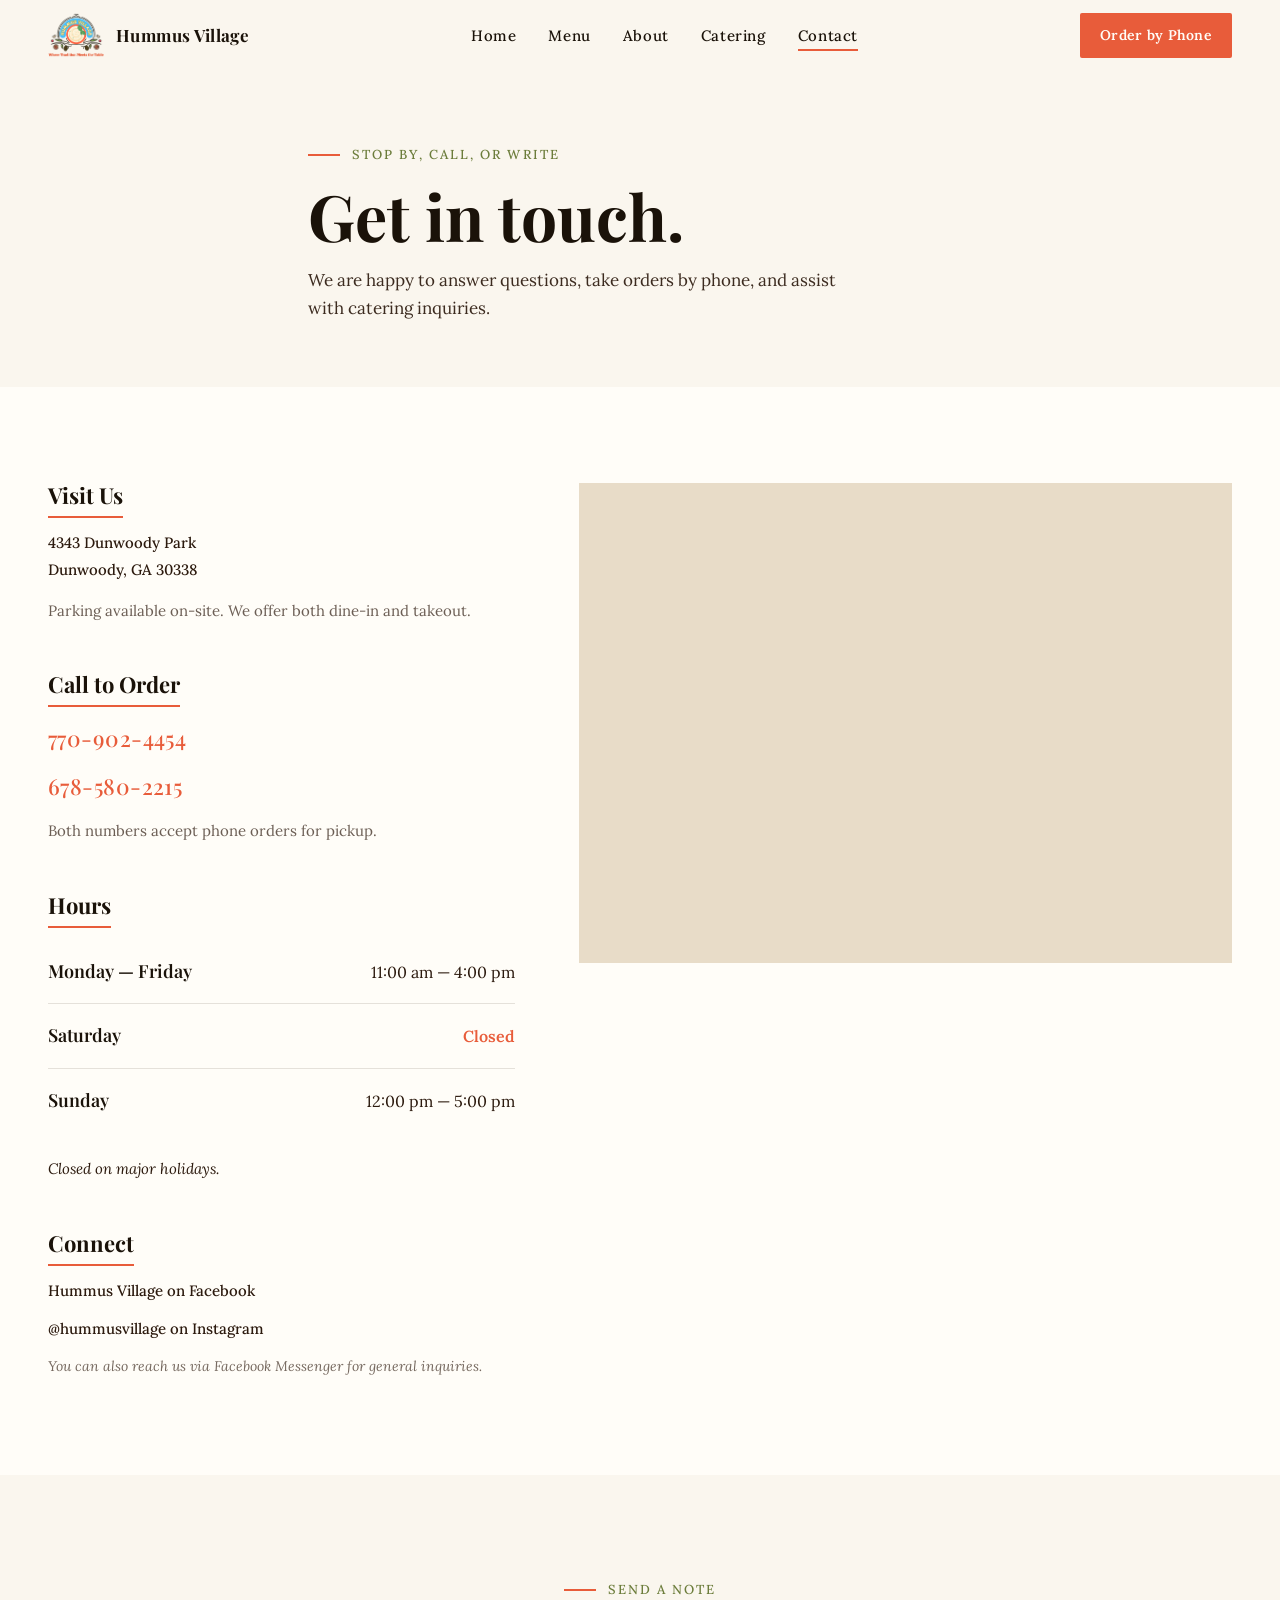
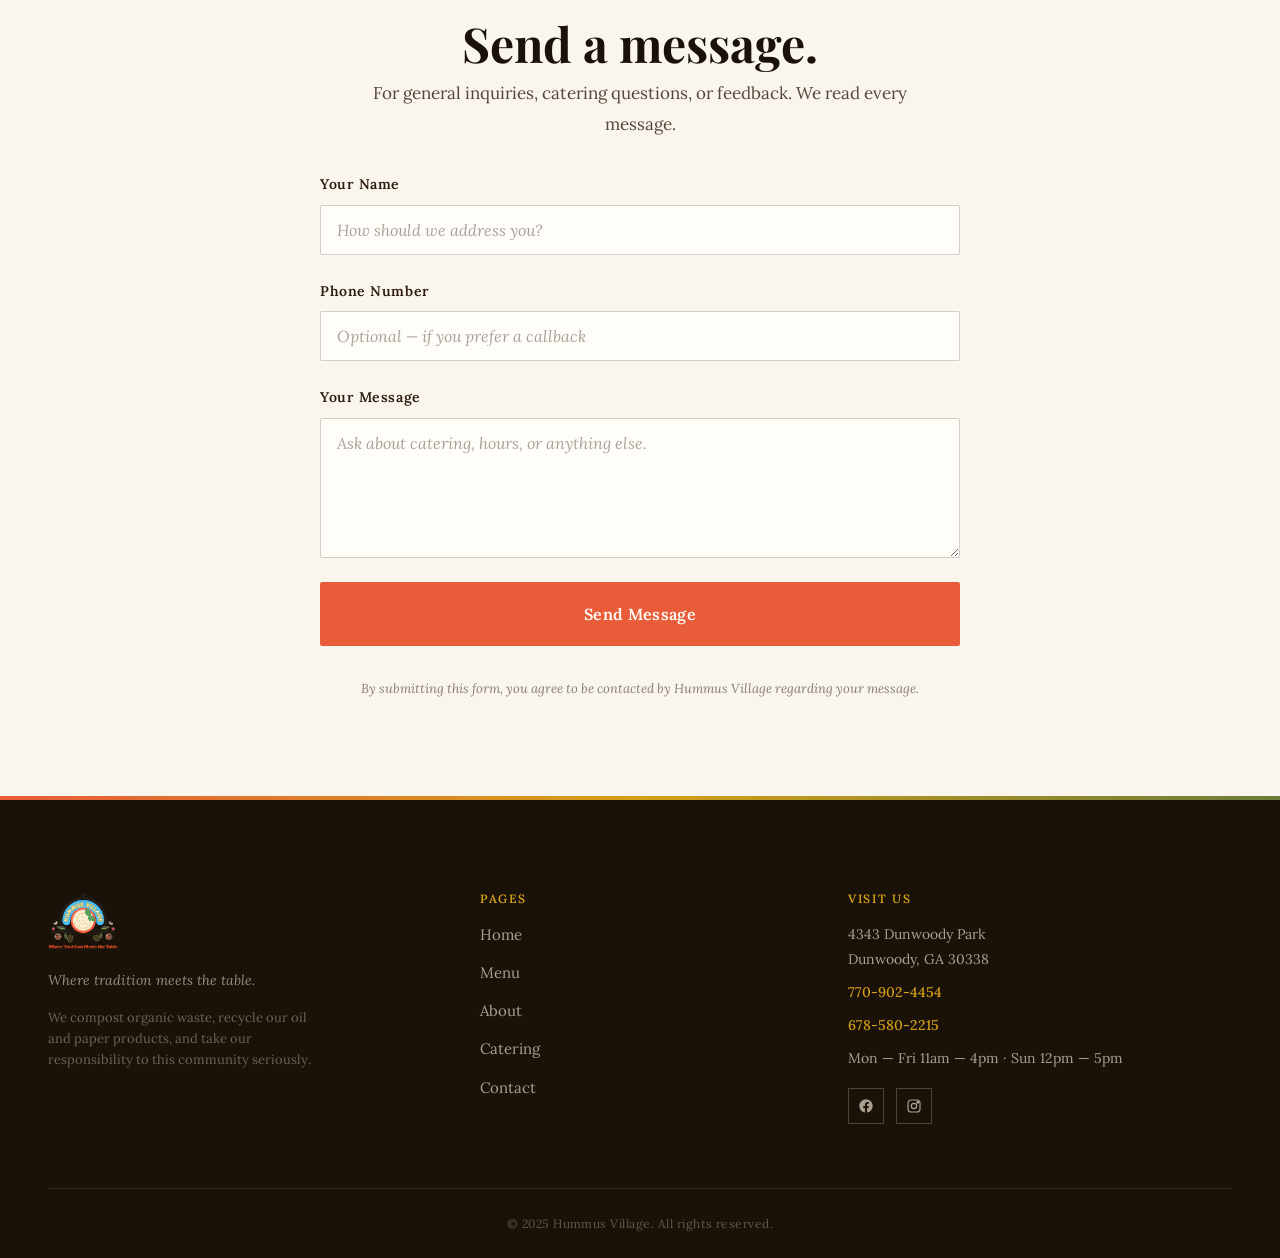
<file: hummus-village/contact.html>
<!DOCTYPE html>
<html lang="en">
<head>
  <meta charset="UTF-8">
  <meta name="viewport" content="width=device-width, initial-scale=1.0">
  <title>Contact — Hummus Village | Dunwoody, GA</title>
  <meta name="description" content="Find Hummus Village at 4343 Dunwoody Park, Dunwoody, GA 30338. Call us or reach us on Facebook and Instagram.">
  <link rel="preconnect" href="https://fonts.googleapis.com">
  <link rel="preconnect" href="https://fonts.gstatic.com" crossorigin>
  <link href="https://fonts.googleapis.com/css2?family=Lora:wght@400;500;600&family=Playfair+Display:ital,wght@0,400;0,500;0,700;0,900;1,400;1,500;1,700&family=Satisfy&display=swap" rel="stylesheet">
  <link rel="stylesheet" href="css/style.css">
</head>
<body>

  <!-- ============== NAVIGATION ============== -->
  <header>
    <nav class="nav" aria-label="Main navigation">
      <div class="container nav__inner">
        <a href="index.html" class="nav__logo" aria-label="Hummus Village — Home">
          <img src="images/logo.png" alt="Hummus Village Logo" width="120" height="120">
          <span class="nav__logo-text">Hummus Village</span>
        </a>

        <ul class="nav__links">
          <li><a class="nav__link" href="index.html">Home</a></li>
          <li><a class="nav__link" href="menu.html">Menu</a></li>
          <li><a class="nav__link" href="about.html">About</a></li>
          <li><a class="nav__link" href="catering.html">Catering</a></li>
          <li><a class="nav__link" href="contact.html">Contact</a></li>
        </ul>

        <a class="nav__cta" href="tel:+17709024454">Order by Phone</a>

        <button class="nav__burger" type="button" aria-label="Open menu" aria-expanded="false" aria-controls="mobile-menu">
          <span></span><span></span><span></span>
        </button>
      </div>
    </nav>

    <div class="mobile-menu" id="mobile-menu" aria-hidden="true">
      <div class="mobile-menu__backdrop"></div>
      <div class="mobile-menu__panel">
        <a class="mobile-menu__link" href="index.html">Home</a>
        <a class="mobile-menu__link" href="menu.html">Menu</a>
        <a class="mobile-menu__link" href="about.html">About</a>
        <a class="mobile-menu__link" href="catering.html">Catering</a>
        <a class="mobile-menu__link" href="contact.html">Contact</a>
        <a class="mobile-menu__cta" href="tel:+17709024454">Call 770 902 4454</a>
      </div>
    </div>
  </header>

  <main>

    <!-- ============== CONTACT HERO ============== -->
    <section class="page-hero page-hero--cream" style="min-height: 300px;">
      <div class="container page-hero__inner">
        <span class="eyebrow">Stop By, Call, or Write</span>
        <h1 class="page-hero__h1">Get in touch.</h1>
        <p class="page-hero__sub">We are happy to answer questions, take orders by phone, and assist with catering inquiries.</p>
      </div>
    </section>

    <!-- ============== CONTACT MAIN ============== -->
    <section class="section section--white">
      <div class="container">
        <div class="contact-grid">

          <!-- LEFT COLUMN — DETAILS -->
          <div class="reveal">

            <div class="contact-block">
              <h2 class="contact-block__heading">Visit Us</h2>
              <p>
                <a href="https://www.google.com/maps/search/?api=1&query=4343+Dunwoody+Park,+Dunwoody,+GA+30338" target="_blank" rel="noopener noreferrer">
                  4343 Dunwoody Park<br>
                  Dunwoody, GA 30338
                </a>
              </p>
              <p style="margin-top: var(--space-3); color: rgba(44, 26, 14, 0.7);">Parking available on-site. We offer both dine-in and takeout.</p>
            </div>

            <div class="contact-block">
              <h2 class="contact-block__heading">Call to Order</h2>
              <div class="contact-phones">
                <a class="contact-phone" href="tel:+17709024454">770-902-4454</a>
                <a class="contact-phone" href="tel:+16785802215">678-580-2215</a>
              </div>
              <p style="margin-top: var(--space-4); color: rgba(44, 26, 14, 0.7);">Both numbers accept phone orders for pickup.</p>
            </div>

            <div class="contact-block">
              <h2 class="contact-block__heading">Hours</h2>
              <div class="hours-table">
                <div class="hours-row">
                  <span class="hours-row__day">Monday — Friday</span>
                  <span class="hours-row__time">11:00 am — 4:00 pm</span>
                </div>
                <div class="hours-row hours-row--closed">
                  <span class="hours-row__day">Saturday</span>
                  <span class="hours-row__time">Closed</span>
                </div>
                <div class="hours-row">
                  <span class="hours-row__day">Sunday</span>
                  <span class="hours-row__time">12:00 pm — 5:00 pm</span>
                </div>
              </div>
              <p class="hours-note">Closed on major holidays.</p>
            </div>

            <div class="contact-block">
              <h2 class="contact-block__heading">Connect</h2>
              <p style="margin-bottom: var(--space-4);">
                <a href="https://www.facebook.com/p/Hummus-Village-61579497749082/" target="_blank" rel="noopener noreferrer">Hummus Village on Facebook</a>
              </p>
              <p style="margin-bottom: var(--space-4);">
                <a href="https://www.instagram.com/hummusvillage" target="_blank" rel="noopener noreferrer">@hummusvillage on Instagram</a>
              </p>
              <p style="color: rgba(44, 26, 14, 0.65); font-style: italic; font-size: 14px;">You can also reach us via Facebook Messenger for general inquiries.</p>
            </div>

          </div>

          <!-- RIGHT COLUMN — MAP -->
          <div class="reveal">
            <iframe class="map-frame"
              src="https://www.google.com/maps?q=4343+Dunwoody+Park,+Dunwoody,+GA+30338&output=embed"
              title="Map of Hummus Village at 4343 Dunwoody Park, Dunwoody, GA"
              loading="lazy"
              referrerpolicy="no-referrer-when-downgrade"
              style="height: 480px;"></iframe>
          </div>

        </div>
      </div>
    </section>

    <!-- ============== CONTACT FORM ============== -->
    <section class="section contact-form-wrap">
      <div class="container">
        <div class="contact-form__head reveal">
          <span class="eyebrow" style="justify-content: center;">Send a Note</span>
          <h2 class="section-heading">Send a message.</h2>
          <p class="section-sub" style="margin-inline: auto; text-align: center;">For general inquiries, catering questions, or feedback. We read every message.</p>
        </div>

        <form class="contact-form reveal" action="mailto:hummusvillage@gmail.com" method="POST" enctype="text/plain" novalidate>

          <div class="field">
            <label for="cf-name">Your Name</label>
            <input id="cf-name" name="name" type="text" required placeholder="How should we address you?" autocomplete="name">
          </div>

          <div class="field">
            <label for="cf-phone">Phone Number</label>
            <input id="cf-phone" name="phone" type="tel" placeholder="Optional — if you prefer a callback" autocomplete="tel">
          </div>

          <div class="field">
            <label for="cf-message">Your Message</label>
            <textarea id="cf-message" name="message" required rows="5" placeholder="Ask about catering, hours, or anything else."></textarea>
          </div>

          <div>
            <button type="submit" class="btn btn--primary btn--large" style="width: 100%;">Send Message</button>
          </div>

          <p style="font-size: 13px; color: rgba(44, 26, 14, 0.55); text-align: center; font-style: italic; margin-top: var(--space-3);">
            By submitting this form, you agree to be contacted by Hummus Village regarding your message.
          </p>
        </form>
      </div>
    </section>

  </main>

  <!-- ============== FOOTER ============== -->
  <footer class="site-footer">
    <div class="container">
      <div class="footer-grid">
        <div class="footer-col">
          <img class="footer-col__logo" src="images/logo.png" alt="Hummus Village Logo" width="120" height="120">
          <p class="footer-tagline">Where tradition meets the table.</p>
          <p class="footer-eco">We compost organic waste, recycle our oil and paper products, and take our responsibility to this community seriously.</p>
        </div>

        <div class="footer-col">
          <h4 class="footer-h">Pages</h4>
          <nav class="footer-links" aria-label="Footer navigation">
            <a href="index.html">Home</a>
            <a href="menu.html">Menu</a>
            <a href="about.html">About</a>
            <a href="catering.html">Catering</a>
            <a href="contact.html">Contact</a>
          </nav>
        </div>

        <div class="footer-col">
          <h4 class="footer-h">Visit Us</h4>
          <div class="footer-contact">
            <a href="https://www.google.com/maps/search/?api=1&query=4343+Dunwoody+Park,+Dunwoody,+GA+30338" target="_blank" rel="noopener noreferrer">4343 Dunwoody Park<br>Dunwoody, GA 30338</a>
            <a class="footer-phone" href="tel:+17709024454">770-902-4454</a>
            <a class="footer-phone" href="tel:+16785802215">678-580-2215</a>
            <span>Mon — Fri 11am — 4pm  ·  Sun 12pm — 5pm</span>
            <div class="footer-social" aria-label="Social media">
              <a href="https://www.facebook.com/p/Hummus-Village-61579497749082/" target="_blank" rel="noopener noreferrer" aria-label="Facebook">
                <svg viewBox="0 0 24 24" fill="currentColor"><path d="M22 12c0-5.5-4.5-10-10-10S2 6.5 2 12c0 5 3.7 9.1 8.4 9.9v-7H7.9V12h2.5V9.8c0-2.5 1.5-3.9 3.8-3.9 1.1 0 2.2.2 2.2.2v2.5h-1.3c-1.2 0-1.6.8-1.6 1.6V12h2.8l-.4 2.9h-2.3v7C18.3 21.1 22 17 22 12z"/></svg>
              </a>
              <a href="https://www.instagram.com/hummusvillage" target="_blank" rel="noopener noreferrer" aria-label="Instagram">
                <svg viewBox="0 0 24 24" fill="none" stroke="currentColor" stroke-width="1.8"><rect x="3" y="3" width="18" height="18" rx="5"/><circle cx="12" cy="12" r="4"/><circle cx="17.5" cy="6.5" r="1.2" fill="currentColor"/></svg>
              </a>
            </div>
          </div>
        </div>
      </div>

      <div class="footer-bottom">
        <p>&copy; 2025 Hummus Village. All rights reserved.</p>
      </div>
    </div>
  </footer>

  <script src="js/main.js" defer></script>
</body>
</html>
</file>
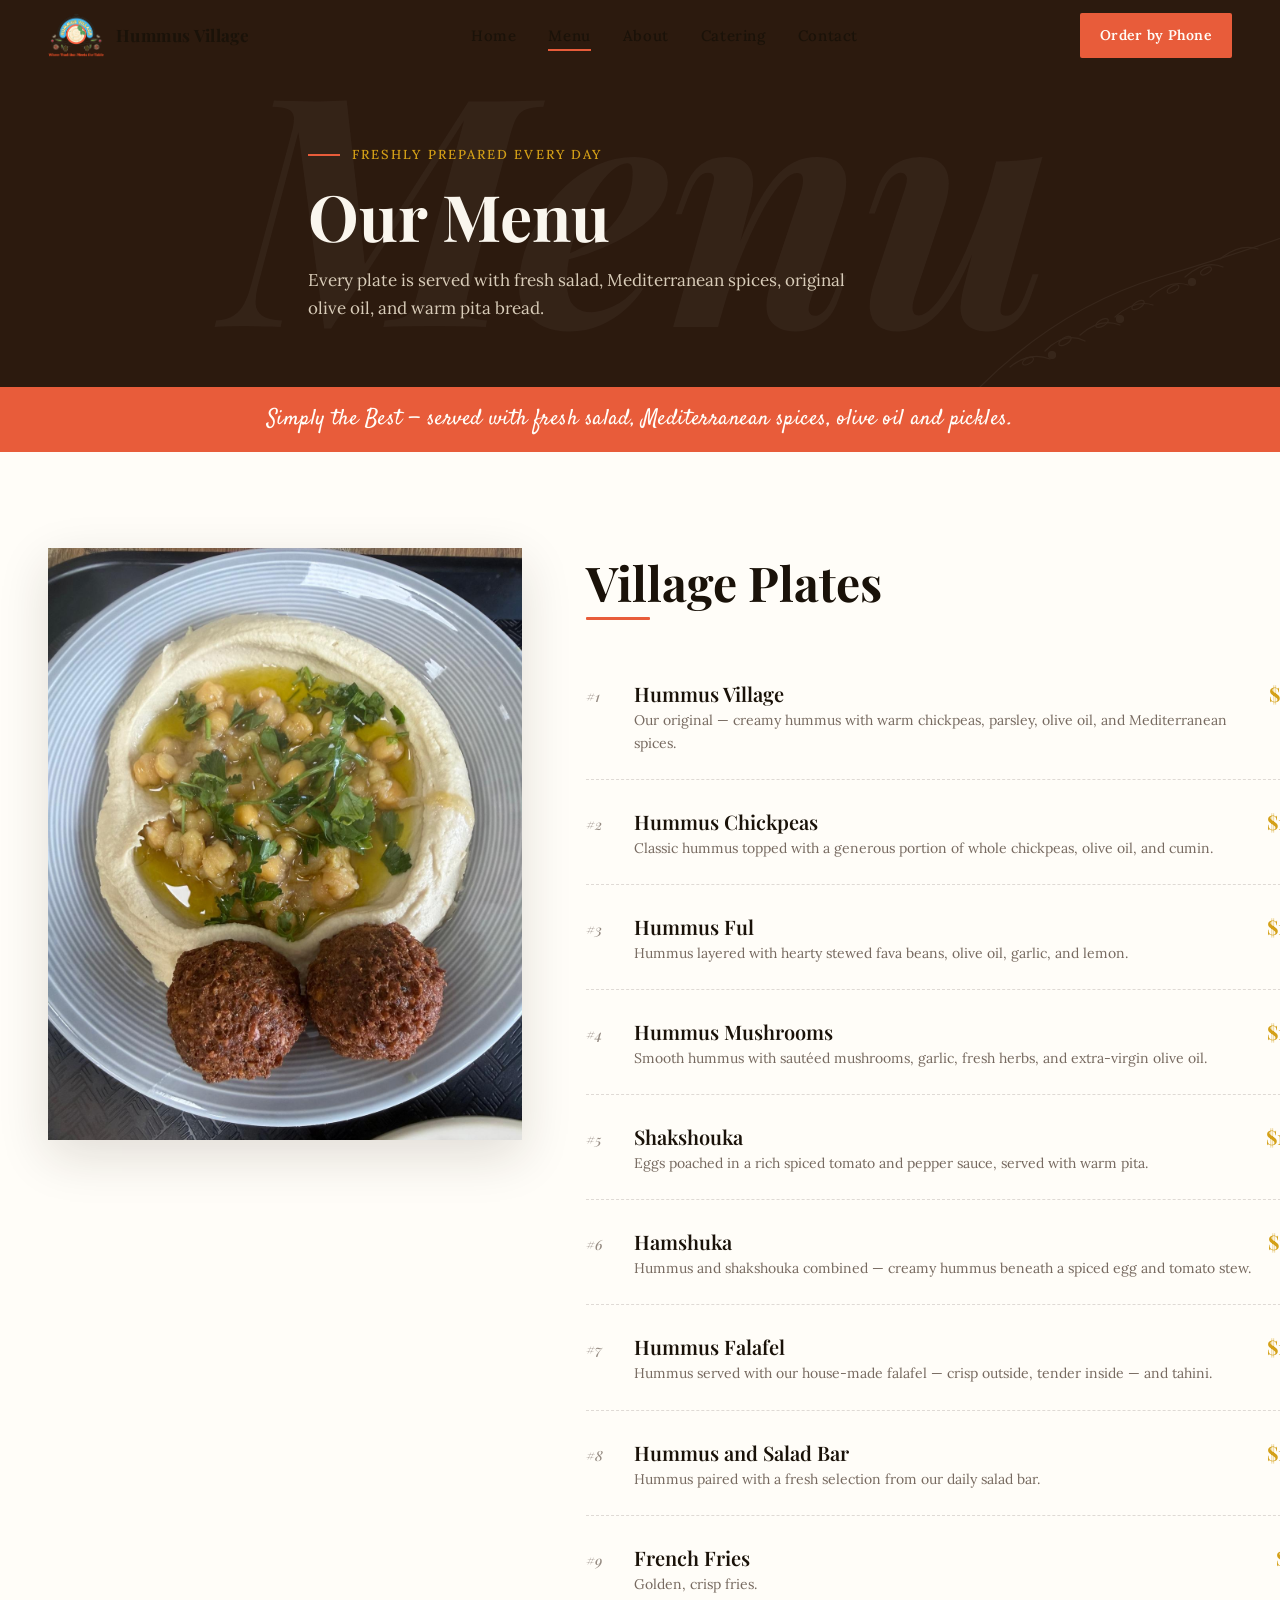
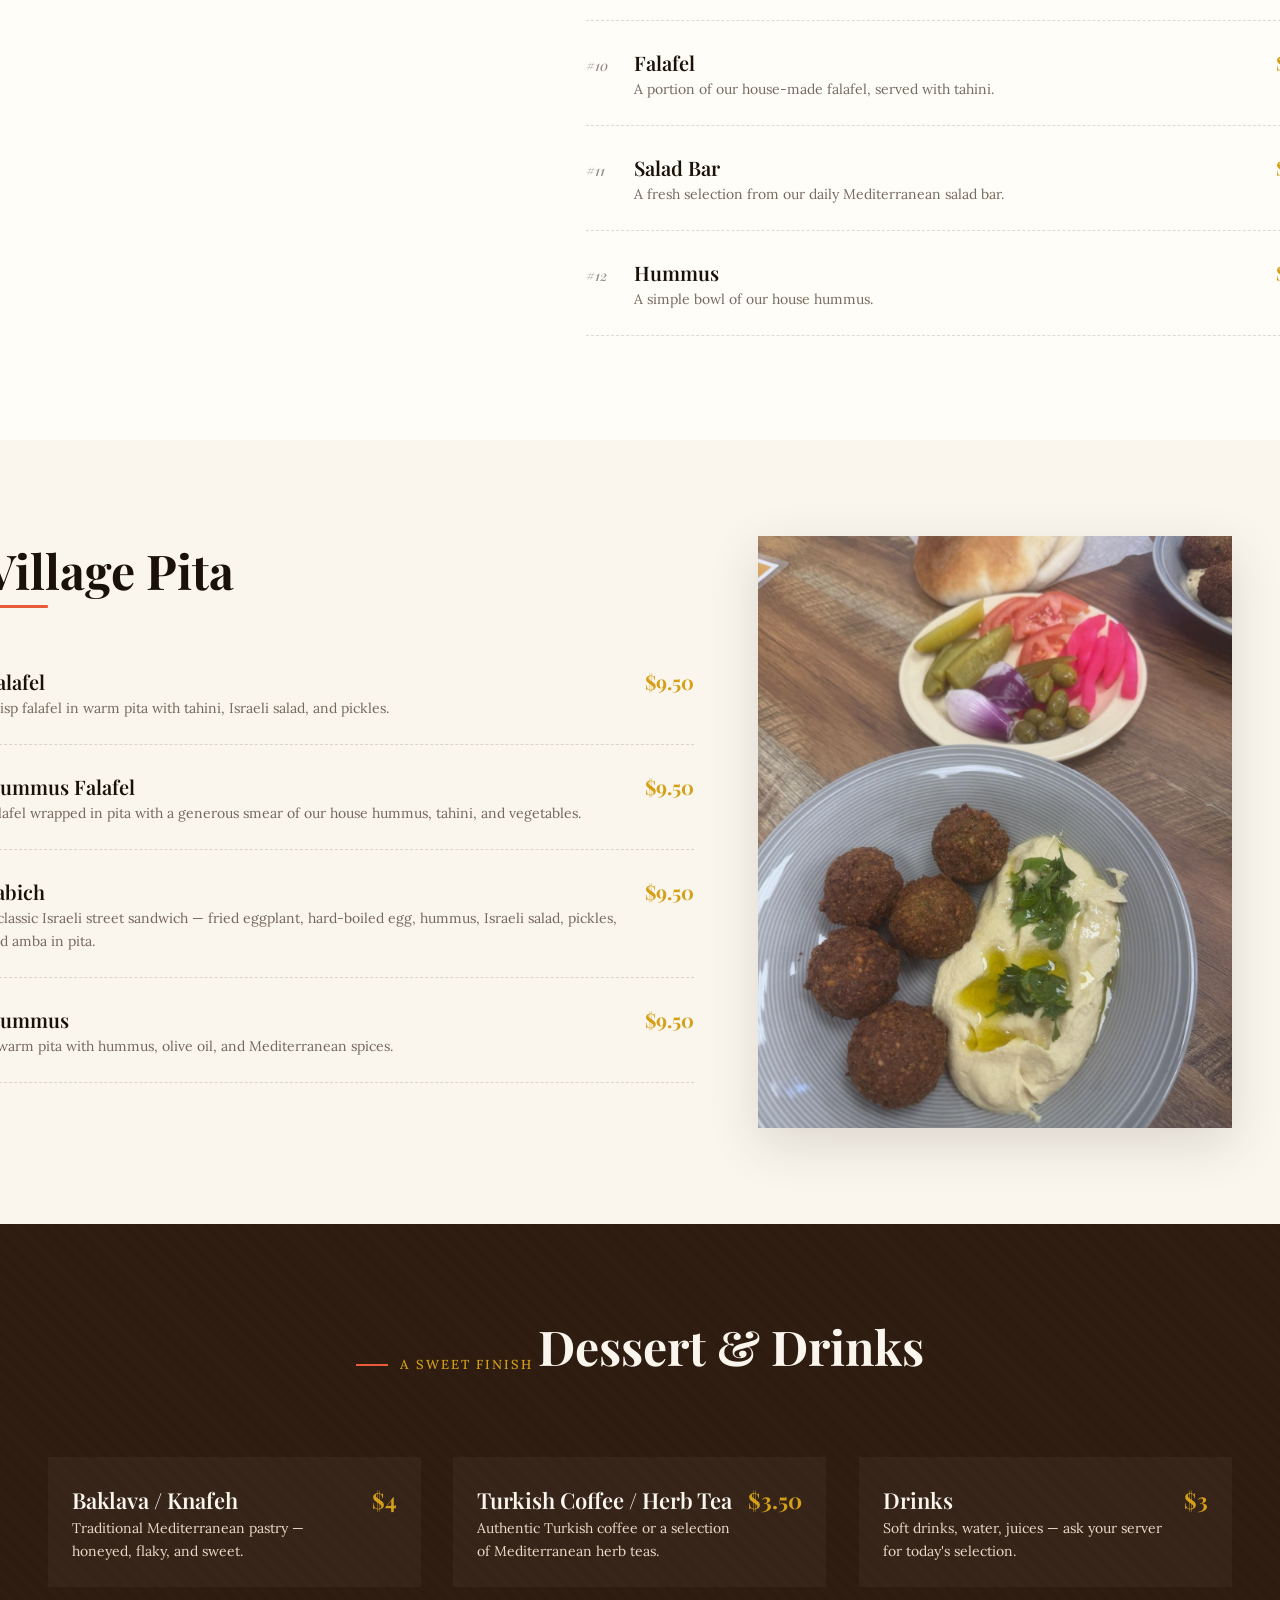
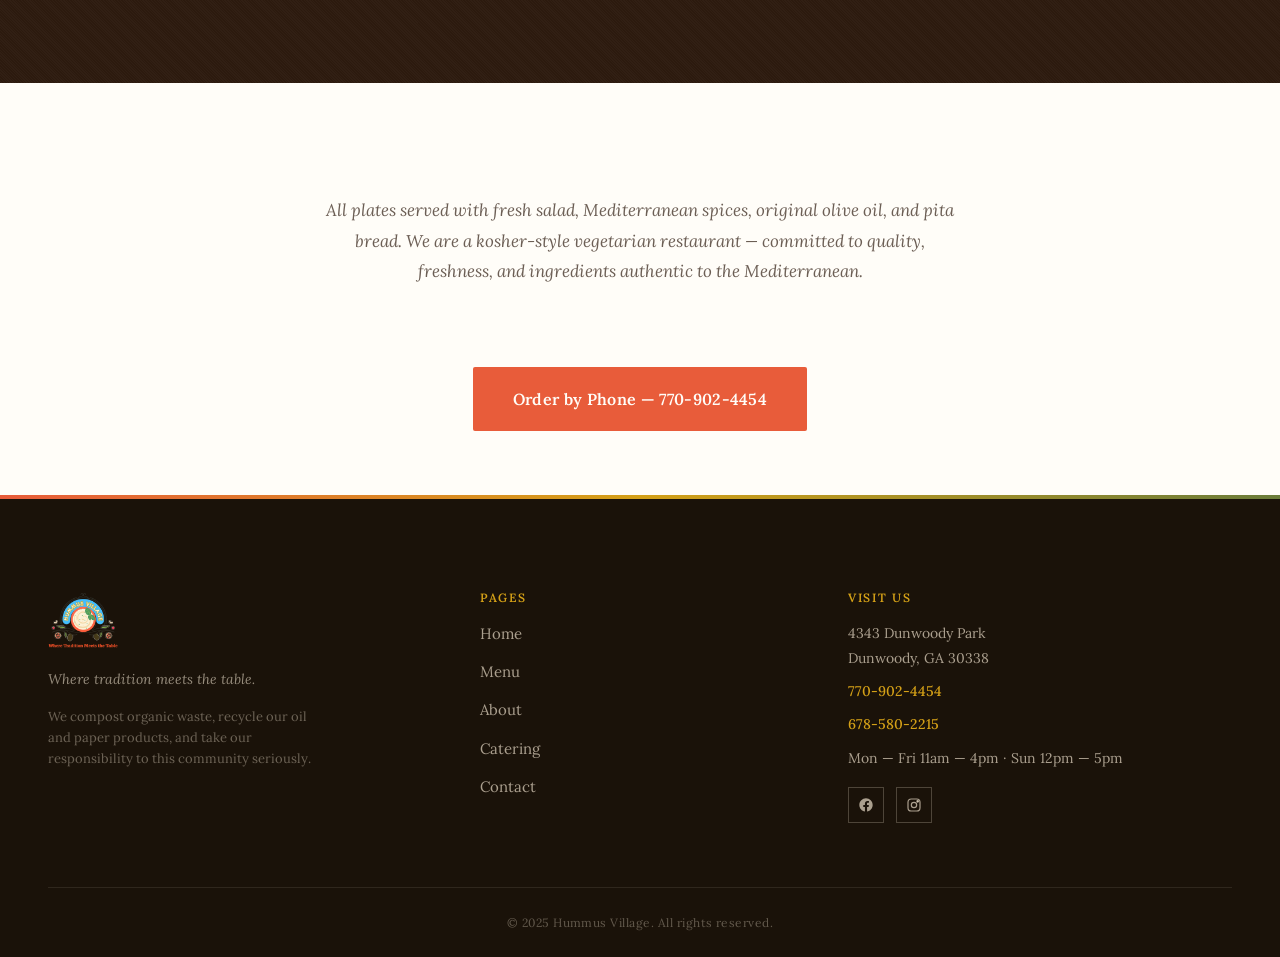
<file: hummus-village/menu.html>
<!DOCTYPE html>
<html lang="en">
<head>
  <meta charset="UTF-8">
  <meta name="viewport" content="width=device-width, initial-scale=1.0">
  <title>Menu — Hummus Village | Dunwoody, GA</title>
  <meta name="description" content="Village Plates, Village Pita, Dessert and Drinks. Fresh Mediterranean hummus and falafel daily in Dunwoody, Georgia.">
  <link rel="preconnect" href="https://fonts.googleapis.com">
  <link rel="preconnect" href="https://fonts.gstatic.com" crossorigin>
  <link href="https://fonts.googleapis.com/css2?family=Lora:wght@400;500;600&family=Playfair+Display:ital,wght@0,400;0,500;0,700;0,900;1,400;1,500;1,700&family=Satisfy&display=swap" rel="stylesheet">
  <link rel="stylesheet" href="css/style.css">
</head>
<body>

  <!-- ============== NAVIGATION ============== -->
  <header>
    <nav class="nav" aria-label="Main navigation">
      <div class="container nav__inner">
        <a href="index.html" class="nav__logo" aria-label="Hummus Village — Home">
          <img src="images/logo.png" alt="Hummus Village Logo" width="120" height="120">
          <span class="nav__logo-text">Hummus Village</span>
        </a>

        <ul class="nav__links">
          <li><a class="nav__link" href="index.html">Home</a></li>
          <li><a class="nav__link" href="menu.html">Menu</a></li>
          <li><a class="nav__link" href="about.html">About</a></li>
          <li><a class="nav__link" href="catering.html">Catering</a></li>
          <li><a class="nav__link" href="contact.html">Contact</a></li>
        </ul>

        <a class="nav__cta" href="tel:+17709024454">Order by Phone</a>

        <button class="nav__burger" type="button" aria-label="Open menu" aria-expanded="false" aria-controls="mobile-menu">
          <span></span>
          <span></span>
          <span></span>
        </button>
      </div>
    </nav>

    <div class="mobile-menu" id="mobile-menu" aria-hidden="true">
      <div class="mobile-menu__backdrop"></div>
      <div class="mobile-menu__panel">
        <a class="mobile-menu__link" href="index.html">Home</a>
        <a class="mobile-menu__link" href="menu.html">Menu</a>
        <a class="mobile-menu__link" href="about.html">About</a>
        <a class="mobile-menu__link" href="catering.html">Catering</a>
        <a class="mobile-menu__link" href="contact.html">Contact</a>
        <a class="mobile-menu__cta" href="tel:+17709024454">Call 770 902 4454</a>
      </div>
    </div>
  </header>

  <main>

    <!-- ============== PAGE HERO ============== -->
    <section class="page-hero page-hero--dark">
      <span class="page-hero__watermark" aria-hidden="true">Menu</span>

      <!-- Olive branch decorative motif -->
      <svg class="page-hero__decor" viewBox="0 0 360 240" xmlns="http://www.w3.org/2000/svg" aria-hidden="true">
        <g fill="none" stroke="#FAF6EE" stroke-width="1.2" stroke-linecap="round" opacity="0.7">
          <path d="M20 220 Q 100 140, 200 110 T 350 60"/>
          <path d="M50 200 Q 70 184, 90 192"/>
          <path d="M85 184 Q 105 164, 125 174"/>
          <path d="M120 168 Q 140 150, 160 158"/>
          <path d="M155 150 Q 175 132, 193 138"/>
          <path d="M190 130 Q 210 112, 228 118"/>
          <path d="M225 110 Q 245 92, 263 100"/>
          <path d="M260 92 Q 280 76, 298 82"/>
          <ellipse cx="68" cy="194" rx="6" ry="3" transform="rotate(-30 68 194)"/>
          <ellipse cx="105" cy="174" rx="7" ry="3.2" transform="rotate(-32 105 174)"/>
          <ellipse cx="142" cy="156" rx="7" ry="3.2" transform="rotate(-30 142 156)"/>
          <ellipse cx="178" cy="138" rx="7" ry="3.2" transform="rotate(-32 178 138)"/>
          <ellipse cx="213" cy="122" rx="6.5" ry="3" transform="rotate(-30 213 122)"/>
          <ellipse cx="246" cy="104" rx="6" ry="2.8" transform="rotate(-30 246 104)"/>
          <circle cx="92" cy="188" r="3.5" fill="#FAF6EE"/>
          <circle cx="160" cy="152" r="3.5" fill="#FAF6EE"/>
          <circle cx="232" cy="115" r="3.5" fill="#FAF6EE"/>
        </g>
      </svg>

      <div class="container page-hero__inner">
        <span class="eyebrow" style="color: var(--color-gold);">Freshly Prepared Every Day</span>
        <h1 class="page-hero__h1">Our Menu</h1>
        <p class="page-hero__sub">Every plate is served with fresh salad, Mediterranean spices, original olive oil, and warm pita bread.</p>
      </div>
    </section>

    <!-- ============== INTRO STRIP — coral ============== -->
    <section class="menu-strip">
      <p class="menu-strip__text">Simply the Best — served with fresh salad, Mediterranean spices, olive oil and pickles.</p>
    </section>

    <!-- ============== VILLAGE PLATES ============== -->
    <section class="menu-section section--white" id="village-plates">
      <div class="container">
        <div class="menu-section__inner">
          <div class="menu-section__photo reveal">
            <img src="images/hummus-village-plate.jpeg" alt="The Hummus Village signature plate, with falafel, hummus and warm chickpeas." width="800" height="1000" loading="lazy">
          </div>

          <div class="menu-section__list reveal">
            <h2 class="section-heading section-heading--underline" style="margin-bottom: var(--space-7);">Village Plates</h2>

            <div class="menu-list">
              <article class="menu-item">
                <span class="menu-item__num">#1</span>
                <div>
                  <h3 class="menu-item__name">Hummus Village</h3>
                  <p class="menu-item__desc">Our original — creamy hummus with warm chickpeas, parsley, olive oil, and Mediterranean spices.</p>
                </div>
                <span class="menu-item__price">$11</span>
              </article>

              <article class="menu-item">
                <span class="menu-item__num">#2</span>
                <div>
                  <h3 class="menu-item__name">Hummus Chickpeas</h3>
                  <p class="menu-item__desc">Classic hummus topped with a generous portion of whole chickpeas, olive oil, and cumin.</p>
                </div>
                <span class="menu-item__price">$12</span>
              </article>

              <article class="menu-item">
                <span class="menu-item__num">#3</span>
                <div>
                  <h3 class="menu-item__name">Hummus Ful</h3>
                  <p class="menu-item__desc">Hummus layered with hearty stewed fava beans, olive oil, garlic, and lemon.</p>
                </div>
                <span class="menu-item__price">$12</span>
              </article>

              <article class="menu-item">
                <span class="menu-item__num">#4</span>
                <div>
                  <h3 class="menu-item__name">Hummus Mushrooms</h3>
                  <p class="menu-item__desc">Smooth hummus with sautéed mushrooms, garlic, fresh herbs, and extra-virgin olive oil.</p>
                </div>
                <span class="menu-item__price">$13</span>
              </article>

              <article class="menu-item">
                <span class="menu-item__num">#5</span>
                <div>
                  <h3 class="menu-item__name">Shakshouka</h3>
                  <p class="menu-item__desc">Eggs poached in a rich spiced tomato and pepper sauce, served with warm pita.</p>
                </div>
                <span class="menu-item__price">$14</span>
              </article>

              <article class="menu-item">
                <span class="menu-item__num">#6</span>
                <div>
                  <h3 class="menu-item__name">Hamshuka</h3>
                  <p class="menu-item__desc">Hummus and shakshouka combined — creamy hummus beneath a spiced egg and tomato stew.</p>
                </div>
                <span class="menu-item__price">$15</span>
              </article>

              <article class="menu-item">
                <span class="menu-item__num">#7</span>
                <div>
                  <h3 class="menu-item__name">Hummus Falafel</h3>
                  <p class="menu-item__desc">Hummus served with our house-made falafel — crisp outside, tender inside — and tahini.</p>
                </div>
                <span class="menu-item__price">$13</span>
              </article>

              <article class="menu-item">
                <span class="menu-item__num">#8</span>
                <div>
                  <h3 class="menu-item__name">Hummus and Salad Bar</h3>
                  <p class="menu-item__desc">Hummus paired with a fresh selection from our daily salad bar.</p>
                </div>
                <span class="menu-item__price">$12</span>
              </article>

              <article class="menu-item">
                <span class="menu-item__num">#9</span>
                <div>
                  <h3 class="menu-item__name">French Fries</h3>
                  <p class="menu-item__desc">Golden, crisp fries.</p>
                </div>
                <span class="menu-item__price">$5</span>
              </article>

              <article class="menu-item">
                <span class="menu-item__num">#10</span>
                <div>
                  <h3 class="menu-item__name">Falafel</h3>
                  <p class="menu-item__desc">A portion of our house-made falafel, served with tahini.</p>
                </div>
                <span class="menu-item__price">$5</span>
              </article>

              <article class="menu-item">
                <span class="menu-item__num">#11</span>
                <div>
                  <h3 class="menu-item__name">Salad Bar</h3>
                  <p class="menu-item__desc">A fresh selection from our daily Mediterranean salad bar.</p>
                </div>
                <span class="menu-item__price">$5</span>
              </article>

              <article class="menu-item">
                <span class="menu-item__num">#12</span>
                <div>
                  <h3 class="menu-item__name">Hummus</h3>
                  <p class="menu-item__desc">A simple bowl of our house hummus.</p>
                </div>
                <span class="menu-item__price">$5</span>
              </article>
            </div>
          </div>
        </div>
      </div>
    </section>

    <!-- ============== VILLAGE PITA ============== -->
    <section class="menu-section menu-section--reverse section--cream" id="village-pita">
      <div class="container">
        <div class="menu-section__inner">
          <div class="menu-section__photo reveal">
            <img src="images/falafel-platter.jpeg" alt="A plate of crisp golden falafel served with hummus and a colorful pickle spread." width="800" height="1000" loading="lazy">
          </div>

          <div class="menu-section__list reveal">
            <h2 class="section-heading section-heading--underline" style="margin-bottom: var(--space-7);">Village Pita</h2>

            <div class="menu-list">
              <article class="menu-item menu-item--simple">
                <div>
                  <h3 class="menu-item__name">Falafel</h3>
                  <p class="menu-item__desc">Crisp falafel in warm pita with tahini, Israeli salad, and pickles.</p>
                </div>
                <span class="menu-item__price">$9.50</span>
              </article>

              <article class="menu-item menu-item--simple">
                <div>
                  <h3 class="menu-item__name">Hummus Falafel</h3>
                  <p class="menu-item__desc">Falafel wrapped in pita with a generous smear of our house hummus, tahini, and vegetables.</p>
                </div>
                <span class="menu-item__price">$9.50</span>
              </article>

              <article class="menu-item menu-item--simple">
                <div>
                  <h3 class="menu-item__name">Sabich</h3>
                  <p class="menu-item__desc">A classic Israeli street sandwich — fried eggplant, hard-boiled egg, hummus, Israeli salad, pickles, and amba in pita.</p>
                </div>
                <span class="menu-item__price">$9.50</span>
              </article>

              <article class="menu-item menu-item--simple">
                <div>
                  <h3 class="menu-item__name">Hummus</h3>
                  <p class="menu-item__desc">A warm pita with hummus, olive oil, and Mediterranean spices.</p>
                </div>
                <span class="menu-item__price">$9.50</span>
              </article>
            </div>
          </div>
        </div>
      </div>
    </section>

    <!-- ============== DESSERT & DRINKS — DARK ============== -->
    <section class="section section--dark menu-section--dark" id="desserts">
      <div class="container">
        <div style="text-align: center; margin-bottom: var(--space-9);">
          <span class="eyebrow" style="color: var(--color-gold); justify-content: center;">A Sweet Finish</span>
          <h2 class="section-heading reveal" style="display: inline-block;">Dessert &amp; Drinks</h2>
        </div>

        <div class="menu-grid-three">
          <article class="menu-item reveal" style="border-bottom: none; padding: var(--space-6); background-color: rgba(255, 253, 248, 0.04);">
            <div>
              <h3 class="menu-item__name">Baklava / Knafeh</h3>
              <p class="menu-item__desc">Traditional Mediterranean pastry — honeyed, flaky, and sweet.</p>
            </div>
            <span class="menu-item__price">$4</span>
          </article>

          <article class="menu-item reveal" style="border-bottom: none; padding: var(--space-6); background-color: rgba(255, 253, 248, 0.04);">
            <div>
              <h3 class="menu-item__name">Turkish Coffee / Herb Tea</h3>
              <p class="menu-item__desc">Authentic Turkish coffee or a selection of Mediterranean herb teas.</p>
            </div>
            <span class="menu-item__price">$3.50</span>
          </article>

          <article class="menu-item reveal" style="border-bottom: none; padding: var(--space-6); background-color: rgba(255, 253, 248, 0.04);">
            <div>
              <h3 class="menu-item__name">Drinks</h3>
              <p class="menu-item__desc">Soft drinks, water, juices — ask your server for today's selection.</p>
            </div>
            <span class="menu-item__price">$3</span>
          </article>
        </div>
      </div>
    </section>

    <!-- ============== MENU NOTE ============== -->
    <section class="section section--white" style="padding-block: var(--space-9);">
      <div class="container">
        <p class="menu-note reveal">
          All plates served with fresh salad, Mediterranean spices, original olive oil, and pita bread. We are a kosher-style vegetarian restaurant — committed to quality, freshness, and ingredients authentic to the Mediterranean.
        </p>
        <div style="text-align: center; margin-top: var(--space-7);" class="reveal">
          <a class="btn btn--primary btn--large" href="tel:+17709024454">Order by Phone — 770-902-4454</a>
        </div>
      </div>
    </section>

  </main>

  <!-- ============== FOOTER ============== -->
  <footer class="site-footer">
    <div class="container">
      <div class="footer-grid">
        <div class="footer-col">
          <img class="footer-col__logo" src="images/logo.png" alt="Hummus Village Logo" width="120" height="120">
          <p class="footer-tagline">Where tradition meets the table.</p>
          <p class="footer-eco">We compost organic waste, recycle our oil and paper products, and take our responsibility to this community seriously.</p>
        </div>

        <div class="footer-col">
          <h4 class="footer-h">Pages</h4>
          <nav class="footer-links" aria-label="Footer navigation">
            <a href="index.html">Home</a>
            <a href="menu.html">Menu</a>
            <a href="about.html">About</a>
            <a href="catering.html">Catering</a>
            <a href="contact.html">Contact</a>
          </nav>
        </div>

        <div class="footer-col">
          <h4 class="footer-h">Visit Us</h4>
          <div class="footer-contact">
            <a href="https://www.google.com/maps/search/?api=1&query=4343+Dunwoody+Park,+Dunwoody,+GA+30338" target="_blank" rel="noopener noreferrer">4343 Dunwoody Park<br>Dunwoody, GA 30338</a>
            <a class="footer-phone" href="tel:+17709024454">770-902-4454</a>
            <a class="footer-phone" href="tel:+16785802215">678-580-2215</a>
            <span>Mon — Fri 11am — 4pm  ·  Sun 12pm — 5pm</span>
            <div class="footer-social" aria-label="Social media">
              <a href="https://www.facebook.com/p/Hummus-Village-61579497749082/" target="_blank" rel="noopener noreferrer" aria-label="Facebook">
                <svg viewBox="0 0 24 24" fill="currentColor"><path d="M22 12c0-5.5-4.5-10-10-10S2 6.5 2 12c0 5 3.7 9.1 8.4 9.9v-7H7.9V12h2.5V9.8c0-2.5 1.5-3.9 3.8-3.9 1.1 0 2.2.2 2.2.2v2.5h-1.3c-1.2 0-1.6.8-1.6 1.6V12h2.8l-.4 2.9h-2.3v7C18.3 21.1 22 17 22 12z"/></svg>
              </a>
              <a href="https://www.instagram.com/hummusvillage" target="_blank" rel="noopener noreferrer" aria-label="Instagram">
                <svg viewBox="0 0 24 24" fill="none" stroke="currentColor" stroke-width="1.8"><rect x="3" y="3" width="18" height="18" rx="5"/><circle cx="12" cy="12" r="4"/><circle cx="17.5" cy="6.5" r="1.2" fill="currentColor"/></svg>
              </a>
            </div>
          </div>
        </div>
      </div>

      <div class="footer-bottom">
        <p>&copy; 2025 Hummus Village. All rights reserved.</p>
      </div>
    </div>
  </footer>

  <script src="js/main.js" defer></script>
</body>
</html>
</file>
<file: hummus-village/css/style.css>
/* =================================================================
   HUMMUS VILLAGE — STYLE.CSS
   Editorial Mediterranean Warmth
   ================================================================= */

/* -----------------------------------------------------------------
   1. DESIGN TOKENS
   ----------------------------------------------------------------- */
:root {
  /* Brand colors */
  --color-primary-blue: #5BB8E8;
  --color-gold: #D4A017;
  --color-gold-deep: #B8881A;
  --color-coral: #E85C3A;
  --color-coral-deep: #C44A28;
  --color-olive: #6B7C3A;
  --color-brown: #2C1A0E;
  --color-cream: #FAF6EE;
  --color-white-warm: #FFFDF8;
  --color-tan-warm: #F2EBD9;
  --color-tan-muted: #E8DCC8;
  --color-sage-light: #D6E0C2;
  --color-black-off: #1A1209;
  --color-row-hover: #F5EDD8;

  /* Type */
  --font-display: 'Playfair Display', Georgia, serif;
  --font-script: 'Satisfy', 'Playfair Display', cursive;
  --font-body: 'Lora', Georgia, serif;

  /* Spacing scale */
  --space-2: 4px;
  --space-3: 8px;
  --space-4: 12px;
  --space-5: 16px;
  --space-6: 24px;
  --space-7: 32px;
  --space-8: 48px;
  --space-9: 64px;
  --space-10: 96px;
  --space-11: 128px;

  /* Layout */
  --max-w-narrow: 640px;
  --max-w-reading: 720px;
  --max-w-content: 1080px;
  --max-w-wide: 1280px;
  --nav-h-d: 72px;
  --nav-h-m: 60px;

  /* Animation */
  --ease-primary: cubic-bezier(0.25, 0.46, 0.45, 0.94);
  --ease-entrance: cubic-bezier(0.16, 1, 0.3, 1);
  --ease-overshoot: cubic-bezier(0.34, 1.56, 0.64, 1);
  --dur-quick: 200ms;
  --dur-mid: 300ms;
  --dur-slow: 500ms;
  --dur-reveal: 700ms;

  /* Shadows — warm only, never grey */
  --shadow-sm: 0 2px 8px rgba(44, 26, 14, 0.08);
  --shadow-md: 0 8px 24px rgba(44, 26, 14, 0.10);
  --shadow-lg: 0 16px 48px rgba(44, 26, 14, 0.14);
  --shadow-xl: 0 24px 64px rgba(44, 26, 14, 0.18);
  --shadow-nav: 0 2px 24px rgba(44, 26, 14, 0.10);

  /* Z-index scale */
  --z-background: 0;
  --z-content: 10;
  --z-overlay: 20;
  --z-nav: 100;
  --z-modal: 200;
}

/* -----------------------------------------------------------------
   2. RESET
   ----------------------------------------------------------------- */
*, *::before, *::after { box-sizing: border-box; }
html, body { margin: 0; padding: 0; }
img, svg { max-width: 100%; display: block; }
button { font: inherit; cursor: pointer; border: none; background: none; }
a { color: inherit; text-decoration: none; }
ul, ol { list-style: none; padding: 0; margin: 0; }

html { scroll-behavior: smooth; }

body {
  font-family: var(--font-body);
  font-weight: 400;
  font-size: 16px;
  line-height: 1.75;
  color: var(--color-brown);
  background-color: var(--color-cream);
  -webkit-font-smoothing: antialiased;
  -moz-osx-font-smoothing: grayscale;
  overflow-x: hidden;
  /* Subtle grain texture overlay applied via SVG noise */
  background-image:
    url("data:image/svg+xml,%3Csvg viewBox='0 0 200 200' xmlns='http://www.w3.org/2000/svg'%3E%3Cfilter id='n'%3E%3CfeTurbulence type='fractalNoise' baseFrequency='0.85' numOctaves='2' stitchTiles='stitch'/%3E%3CfeColorMatrix values='0 0 0 0 0.17 0 0 0 0 0.10 0 0 0 0 0.05 0 0 0 0.05 0'/%3E%3C/filter%3E%3Crect width='100%25' height='100%25' filter='url(%23n)'/%3E%3C/svg%3E");
}

/* Headings — Playfair Display dominates */
h1, h2, h3, h4, h5, h6 {
  font-family: var(--font-display);
  font-weight: 700;
  line-height: 1.15;
  color: var(--color-black-off);
  margin: 0;
}

p { margin: 0 0 1em 0; }
p:last-child { margin-bottom: 0; }

/* Selection */
::selection { background: var(--color-coral); color: var(--color-white-warm); }

/* Reduced motion respect */
@media (prefers-reduced-motion: reduce) {
  *, *::before, *::after {
    animation-duration: 0.01ms !important;
    animation-iteration-count: 1 !important;
    transition-duration: 0.01ms !important;
    scroll-behavior: auto !important;
  }
  .reveal { opacity: 1 !important; transform: none !important; }
}

/* -----------------------------------------------------------------
   3. UTILITIES
   ----------------------------------------------------------------- */
.container {
  width: 100%;
  max-width: var(--max-w-wide);
  margin-inline: auto;
  padding-inline: var(--space-6);
}
@media (min-width: 768px) {
  .container { padding-inline: var(--space-7); }
}
@media (min-width: 1024px) {
  .container { padding-inline: var(--space-8); }
}

.eyebrow {
  font-family: var(--font-body);
  font-size: 13px;
  font-weight: 500;
  text-transform: uppercase;
  letter-spacing: 0.16em;
  color: var(--color-olive);
  display: inline-flex;
  align-items: center;
  gap: var(--space-4);
  margin-bottom: var(--space-5);
}
.eyebrow::before {
  content: '';
  display: block;
  width: 32px;
  height: 2px;
  background: var(--color-coral);
}

.script {
  font-family: var(--font-script);
  font-weight: 400;
  letter-spacing: 0.02em;
}

/* Reveal animation base */
.reveal {
  opacity: 0;
  transform: translateY(32px);
  transition: opacity var(--dur-reveal) var(--ease-entrance),
              transform var(--dur-reveal) var(--ease-entrance);
  will-change: opacity, transform;
}
.reveal.is-visible {
  opacity: 1;
  transform: translateY(0);
}

/* Hand-drawn divider — wavy SVG-styled line */
.hand-divider {
  display: block;
  width: 100%;
  max-width: 200px;
  height: 14px;
  margin: var(--space-6) 0;
  opacity: 0.25;
}

/* Olive branch decorative motif positioned absolutely */
.olive-branch-decor {
  position: absolute;
  pointer-events: none;
  z-index: var(--z-background);
  opacity: 0.12;
}

/* Dot grid pattern */
.dot-grid {
  background-image: radial-gradient(
    circle at center,
    rgba(44, 26, 14, 0.08) 1.5px,
    transparent 1.5px
  );
  background-size: 24px 24px;
}

/* -----------------------------------------------------------------
   4. NAVIGATION
   ----------------------------------------------------------------- */
.nav {
  position: fixed;
  top: 0;
  left: 0;
  right: 0;
  height: var(--nav-h-m);
  z-index: var(--z-nav);
  background-color: rgba(255, 253, 248, 0);
  border-bottom: 1px solid transparent;
  transition: background-color var(--dur-mid) var(--ease-primary),
              box-shadow var(--dur-mid) var(--ease-primary),
              border-color var(--dur-mid) var(--ease-primary);
}
@media (min-width: 768px) {
  .nav { height: var(--nav-h-d); }
}

.nav.is-scrolled {
  background-color: var(--color-white-warm);
  border-bottom-color: rgba(44, 26, 14, 0.08);
  box-shadow: var(--shadow-nav);
}

.nav__inner {
  height: 100%;
  display: flex;
  align-items: center;
  justify-content: space-between;
  gap: var(--space-6);
}

.nav__logo {
  display: flex;
  align-items: center;
  gap: var(--space-4);
  flex-shrink: 0;
}
.nav__logo img {
  height: 36px;
  width: auto;
  object-fit: contain;
}
@media (min-width: 768px) {
  .nav__logo img { height: 48px; }
}
.nav__logo-text {
  font-family: var(--font-display);
  font-weight: 700;
  font-size: 17px;
  color: var(--color-black-off);
  letter-spacing: 0.02em;
  display: none;
}
@media (min-width: 1024px) {
  .nav__logo-text { display: block; }
}

.nav__links {
  display: none;
  align-items: center;
  gap: var(--space-7);
}
@media (min-width: 1024px) {
  .nav__links { display: flex; }
}

.nav__link {
  font-family: var(--font-body);
  font-size: 15px;
  font-weight: 500;
  color: var(--color-black-off);
  letter-spacing: 0.04em;
  position: relative;
  padding-block: 6px;
  transition: transform var(--dur-quick) var(--ease-primary);
}
.nav__link::after {
  content: '';
  position: absolute;
  left: 0;
  bottom: 0;
  height: 2px;
  width: 0;
  background-color: var(--color-coral);
  transition: width var(--dur-mid) var(--ease-primary);
}
.nav__link:hover { transform: translateY(-1px); }
.nav__link:hover::after,
.nav__link.is-active::after { width: 100%; }

.nav__cta {
  display: none;
  align-items: center;
  background-color: var(--color-coral);
  color: var(--color-white-warm);
  font-family: var(--font-body);
  font-size: 14px;
  font-weight: 600;
  padding: 10px 20px;
  border-radius: 2px;
  letter-spacing: 0.02em;
  transition: background-color var(--dur-quick) var(--ease-primary),
              transform var(--dur-quick) var(--ease-primary),
              box-shadow var(--dur-quick) var(--ease-primary);
}
@media (min-width: 768px) {
  .nav__cta { display: inline-flex; }
}
.nav__cta:hover {
  background-color: var(--color-coral-deep);
  transform: translateY(-1px);
  box-shadow: var(--shadow-md);
}

/* Mobile burger */
.nav__burger {
  display: inline-flex;
  flex-direction: column;
  justify-content: space-between;
  width: 24px;
  height: 18px;
  padding: 0;
  background: transparent;
  z-index: calc(var(--z-modal) + 1);
  position: relative;
}
@media (min-width: 1024px) {
  .nav__burger { display: none; }
}
.nav__burger span {
  display: block;
  width: 100%;
  height: 2px;
  background-color: var(--color-brown);
  transition: transform var(--dur-mid) var(--ease-primary),
              opacity var(--dur-mid) var(--ease-primary);
  transform-origin: center;
}
.nav__burger.is-open span:nth-child(1) {
  transform: translateY(8px) rotate(45deg);
}
.nav__burger.is-open span:nth-child(2) { opacity: 0; }
.nav__burger.is-open span:nth-child(3) {
  transform: translateY(-8px) rotate(-45deg);
}

/* Mobile menu panel */
.mobile-menu {
  position: fixed;
  inset: 0;
  z-index: var(--z-modal);
  pointer-events: none;
  visibility: hidden;
}
.mobile-menu.is-open { pointer-events: auto; visibility: visible; }

.mobile-menu__backdrop {
  position: absolute;
  inset: 0;
  background-color: rgba(26, 18, 9, 0.4);
  opacity: 0;
  transition: opacity var(--dur-mid) var(--ease-primary);
}
.mobile-menu.is-open .mobile-menu__backdrop { opacity: 1; }

.mobile-menu__panel {
  position: absolute;
  top: 0;
  right: 0;
  height: 100%;
  width: 80vw;
  max-width: 320px;
  background-color: var(--color-white-warm);
  padding: var(--space-9) var(--space-7) var(--space-7);
  transform: translateX(100%);
  transition: transform 350ms var(--ease-primary);
  display: flex;
  flex-direction: column;
  gap: var(--space-3);
  box-shadow: -16px 0 48px rgba(44, 26, 14, 0.18);
}
.mobile-menu.is-open .mobile-menu__panel { transform: translateX(0); }

.mobile-menu__link {
  font-family: var(--font-display);
  font-size: 22px;
  font-weight: 600;
  color: var(--color-black-off);
  padding: var(--space-4) 0;
  border-bottom: 1px dashed rgba(44, 26, 14, 0.15);
  transition: color var(--dur-quick) var(--ease-primary),
              padding-left var(--dur-quick) var(--ease-primary);
}
.mobile-menu__link:hover {
  color: var(--color-coral);
  padding-left: 6px;
}
.mobile-menu__link.is-active { color: var(--color-coral); }

.mobile-menu__cta {
  margin-top: auto;
  background-color: var(--color-coral);
  color: var(--color-white-warm);
  font-family: var(--font-body);
  font-size: 16px;
  font-weight: 600;
  padding: 16px 24px;
  border-radius: 2px;
  text-align: center;
}

/* -----------------------------------------------------------------
   5. BUTTONS
   ----------------------------------------------------------------- */
.btn {
  display: inline-flex;
  align-items: center;
  justify-content: center;
  gap: var(--space-3);
  font-family: var(--font-body);
  font-weight: 600;
  letter-spacing: 0.02em;
  border-radius: 2px;
  padding: 16px 32px;
  font-size: 16px;
  transition: background-color var(--dur-quick) var(--ease-primary),
              color var(--dur-quick) var(--ease-primary),
              transform var(--dur-quick) var(--ease-overshoot),
              box-shadow var(--dur-quick) var(--ease-primary),
              border-color var(--dur-quick) var(--ease-primary);
  cursor: pointer;
  text-align: center;
}
.btn--primary {
  background-color: var(--color-coral);
  color: var(--color-white-warm);
}
.btn--primary:hover {
  background-color: var(--color-coral-deep);
  transform: scale(1.02);
  box-shadow: var(--shadow-md);
}
.btn--ghost {
  background-color: transparent;
  color: var(--color-brown);
  padding: 14px 0;
  border-bottom: 2px solid transparent;
  border-radius: 0;
  font-weight: 500;
  font-size: 15px;
}
.btn--ghost:hover {
  border-bottom-color: var(--color-gold);
  transform: translateY(-1px);
}
.btn--ghost strong {
  color: var(--color-gold);
  font-weight: 600;
  margin-left: 4px;
}
.btn--large {
  padding: 18px 40px;
  font-size: 16px;
}

/* -----------------------------------------------------------------
   6. SECTION SCAFFOLDING
   ----------------------------------------------------------------- */
.section {
  position: relative;
  padding-block: var(--space-10);
}
@media (max-width: 767px) {
  .section { padding-block: var(--space-9); }
}

.section--cream { background-color: var(--color-cream); }
.section--white { background-color: var(--color-white-warm); }
.section--tan { background-color: var(--color-tan-warm); }
.section--dark {
  background-color: var(--color-brown);
  color: var(--color-tan-muted);
  background-image:
    repeating-linear-gradient(
      45deg,
      transparent 0,
      transparent 1px,
      rgba(255, 253, 248, 0.025) 1px,
      rgba(255, 253, 248, 0.025) 2px
    );
}
.section--dark h1, .section--dark h2, .section--dark h3 { color: var(--color-cream); }

.section-heading {
  font-family: var(--font-display);
  font-size: 40px;
  font-weight: 700;
  line-height: 1.1;
  color: var(--color-black-off);
  margin-bottom: var(--space-3);
  position: relative;
}
@media (min-width: 768px) {
  .section-heading { font-size: 48px; }
}
.section-heading--underline::after {
  content: '';
  display: block;
  width: 64px;
  height: 3px;
  background-color: var(--color-coral);
  margin-top: var(--space-3);
  border-radius: 1px;
}
.section--dark .section-heading { color: var(--color-cream); }

.section-sub {
  font-family: var(--font-body);
  font-size: 17px;
  color: var(--color-brown);
  opacity: 0.8;
  line-height: 1.8;
  max-width: 560px;
  margin-bottom: var(--space-8);
}
.section--dark .section-sub { color: var(--color-tan-muted); opacity: 1; }

/* -----------------------------------------------------------------
   7. HERO — HOME PAGE
   ----------------------------------------------------------------- */
.hero {
  position: relative;
  min-height: 100vh;
  padding-top: calc(var(--nav-h-m) + var(--space-9));
  padding-bottom: var(--space-9);
  overflow: hidden;
  background-color: var(--color-cream);
}
@media (min-width: 768px) {
  .hero { padding-top: calc(var(--nav-h-d) + var(--space-9)); }
}

.hero__inner {
  position: relative;
  display: grid;
  grid-template-columns: 1fr;
  gap: var(--space-9);
  align-items: center;
  z-index: var(--z-content);
}
@media (min-width: 1024px) {
  .hero__inner {
    grid-template-columns: 58% 42%;
    gap: 0;
  }
}

.hero__text { position: relative; }
@media (min-width: 1024px) {
  .hero__text { padding-right: var(--space-7); margin-right: -40px; z-index: var(--z-overlay); }
}

.hero__h1 {
  font-family: var(--font-display);
  font-size: 44px;
  font-weight: 700;
  line-height: 1.05;
  color: var(--color-black-off);
  margin-bottom: var(--space-6);
  letter-spacing: -0.01em;
}
@media (min-width: 768px) { .hero__h1 { font-size: 60px; } }
@media (min-width: 1024px) { .hero__h1 { font-size: 80px; } }

.hero__h1 .hero__highlight {
  position: relative;
  display: inline-block;
}
.hero__h1 .hero__highlight::after {
  content: '';
  position: absolute;
  left: -2%;
  bottom: -8px;
  width: 104%;
  height: 14px;
  background-image: url("data:image/svg+xml,%3Csvg xmlns='http://www.w3.org/2000/svg' viewBox='0 0 300 14' preserveAspectRatio='none'%3E%3Cpath d='M2 9 Q 50 2, 100 7 T 200 6 T 298 9' stroke='%23D4A017' stroke-width='3' fill='none' stroke-linecap='round'/%3E%3C/svg%3E");
  background-repeat: no-repeat;
  background-size: 100% 100%;
  pointer-events: none;
}

.hero__subhead {
  font-family: var(--font-body);
  font-size: 17px;
  font-weight: 400;
  line-height: 1.8;
  color: rgba(44, 26, 14, 0.8);
  max-width: 480px;
  margin-bottom: var(--space-7);
}
@media (min-width: 768px) { .hero__subhead { font-size: 18px; } }

.hero__ctas {
  display: flex;
  flex-wrap: wrap;
  gap: var(--space-7);
  align-items: center;
  margin-bottom: var(--space-7);
}

.hero__hours {
  display: inline-block;
  font-family: var(--font-body);
  font-size: 13px;
  color: var(--color-olive);
  border: 1px solid rgba(107, 124, 58, 0.35);
  padding: 8px 16px;
  border-radius: 2px;
  letter-spacing: 0.02em;
}

.hero__image-wrap {
  position: relative;
  width: 100%;
  aspect-ratio: 4 / 5;
  overflow: hidden;
  box-shadow: var(--shadow-lg);
}
@media (min-width: 1024px) {
  .hero__image-wrap {
    height: calc(100vh - var(--nav-h-d) - var(--space-9));
    max-height: 720px;
    aspect-ratio: auto;
  }
}
.hero__image-wrap img {
  width: 100%;
  height: 100%;
  object-fit: cover;
  transform: scale(0.92);
  transition: transform 900ms var(--ease-entrance);
}
.hero.is-loaded .hero__image-wrap img {
  transform: scale(1);
}
.hero__image-wrap::before {
  content: '';
  position: absolute;
  left: 0;
  top: 0;
  bottom: 0;
  width: 80px;
  background: linear-gradient(to right, var(--color-cream), transparent);
  z-index: var(--z-content);
  pointer-events: none;
}

.hero__decor {
  position: absolute;
  left: -40px;
  bottom: -20px;
  width: 320px;
  height: auto;
  opacity: 0.13;
  pointer-events: none;
  z-index: var(--z-background);
}

/* Hero entrance choreography */
.hero__eyebrow,
.hero__h1,
.hero__subhead,
.hero__ctas,
.hero__hours,
.hero__image-wrap {
  opacity: 0;
  transform: translateY(24px);
  transition: opacity 800ms var(--ease-entrance),
              transform 800ms var(--ease-entrance);
}
.hero.is-loaded .hero__eyebrow { opacity: 1; transform: translateY(0); transition-delay: 300ms; }
.hero.is-loaded .hero__h1      { opacity: 1; transform: translateY(0); transition-delay: 500ms; }
.hero.is-loaded .hero__subhead { opacity: 1; transform: translateY(0); transition-delay: 700ms; }
.hero.is-loaded .hero__ctas    { opacity: 1; transform: translateY(0); transition-delay: 900ms; }
.hero.is-loaded .hero__hours   { opacity: 1; transform: translateY(0); transition-delay: 1050ms; }
.hero.is-loaded .hero__image-wrap { opacity: 1; transform: translateY(0); transition-delay: 200ms; }

/* -----------------------------------------------------------------
   8. INTRO STRIP — TAGLINE BAR
   ----------------------------------------------------------------- */
.intro-strip {
  background-color: var(--color-brown);
  padding: var(--space-7) var(--space-6);
  text-align: center;
  background-image:
    repeating-linear-gradient(
      45deg,
      transparent 0,
      transparent 1px,
      rgba(255, 253, 248, 0.03) 1px,
      rgba(255, 253, 248, 0.03) 2px
    );
}
.intro-strip__text {
  font-family: var(--font-script);
  font-size: 22px;
  color: var(--color-gold);
  letter-spacing: 0.04em;
  line-height: 1.4;
}
@media (min-width: 768px) {
  .intro-strip__text { font-size: 28px; }
}

/* -----------------------------------------------------------------
   9. THREE PILLARS
   ----------------------------------------------------------------- */
.pillars {
  position: relative;
  background-color: var(--color-white-warm);
  overflow: hidden;
}
.pillars__dots {
  position: absolute;
  top: 0;
  right: 0;
  width: 50%;
  height: 240px;
  pointer-events: none;
  background-image: radial-gradient(circle, rgba(44, 26, 14, 0.08) 1.5px, transparent 1.5px);
  background-size: 24px 24px;
  mask-image: linear-gradient(to bottom left, black, transparent);
  -webkit-mask-image: linear-gradient(to bottom left, black, transparent);
}

.pillars__head {
  text-align: center;
  margin-bottom: var(--space-9);
  max-width: 640px;
  margin-inline: auto;
}
.pillars__head .eyebrow { justify-content: center; }
.pillars__head .eyebrow::after {
  content: '';
  display: block;
  width: 32px;
  height: 2px;
  background: var(--color-coral);
}

.pillars__grid {
  display: grid;
  grid-template-columns: 1fr;
  gap: var(--space-9);
  position: relative;
}
@media (min-width: 768px) {
  .pillars__grid {
    grid-template-columns: 1fr 1px 1fr 1px 1fr;
    gap: var(--space-8);
    align-items: start;
  }
}

.pillar {
  display: flex;
  flex-direction: column;
  align-items: flex-start;
  gap: var(--space-5);
  text-align: left;
}

.pillar__icon {
  width: 56px;
  height: 56px;
  flex-shrink: 0;
  color: var(--color-brown);
}
.pillar__icon svg {
  width: 100%;
  height: 100%;
  stroke: currentColor;
  stroke-width: 1.5;
  stroke-linecap: round;
  stroke-linejoin: round;
  fill: none;
}

.pillar__heading {
  font-family: var(--font-display);
  font-size: 28px;
  font-weight: 700;
  color: var(--color-black-off);
}

.pillar__body {
  font-family: var(--font-body);
  font-size: 16px;
  color: rgba(44, 26, 14, 0.78);
  line-height: 1.85;
}

.pillar__divider {
  display: none;
  width: 1px;
  height: 80px;
  background-color: rgba(44, 26, 14, 0.15);
  align-self: center;
  margin-top: var(--space-8);
}
@media (min-width: 768px) {
  .pillar__divider { display: block; }
}

/* -----------------------------------------------------------------
   10. FEATURED DISH — ASYMMETRIC LAYOUT
   ----------------------------------------------------------------- */
.featured {
  position: relative;
  background-color: var(--color-cream);
  overflow: hidden;
}

.featured__inner {
  display: grid;
  grid-template-columns: 1fr;
  gap: var(--space-8);
  align-items: center;
}
@media (min-width: 1024px) {
  .featured__inner {
    grid-template-columns: 35% 65%;
    gap: var(--space-9);
  }
}

.featured__text {
  position: relative;
  z-index: var(--z-content);
}
.featured__title {
  font-family: var(--font-display);
  font-size: 40px;
  font-weight: 700;
  margin-bottom: var(--space-5);
  line-height: 1.1;
  color: var(--color-black-off);
}
@media (min-width: 768px) { .featured__title { font-size: 52px; } }

.featured__desc {
  font-family: var(--font-body);
  font-size: 16px;
  line-height: 1.85;
  color: rgba(44, 26, 14, 0.8);
  margin-bottom: var(--space-6);
}

.featured__price {
  font-family: var(--font-display);
  font-size: 36px;
  font-weight: 900;
  color: var(--color-coral);
  margin-bottom: var(--space-7);
  display: inline-block;
  position: relative;
}
.featured__price::after {
  content: '';
  position: absolute;
  bottom: 4px;
  left: -8px;
  right: -8px;
  height: 12px;
  background-color: var(--color-tan-warm);
  z-index: -1;
  opacity: 0.7;
}

.featured__image-wrap {
  position: relative;
  aspect-ratio: 5 / 4;
  overflow: hidden;
  box-shadow: var(--shadow-xl);
}
.featured__image-wrap img {
  width: 100%;
  height: 100%;
  object-fit: cover;
  transition: transform 600ms var(--ease-overshoot);
}
.featured__image-wrap:hover img {
  transform: scale(1.04);
}

.featured__mandala {
  position: absolute;
  top: 50%;
  left: 50%;
  width: 480px;
  height: 480px;
  transform: translate(-50%, -50%);
  pointer-events: none;
  opacity: 0.06;
  color: var(--color-gold);
}

/* -----------------------------------------------------------------
   11. CHEF QUOTE — DARK SECTION
   ----------------------------------------------------------------- */
.quote-block {
  text-align: center;
  max-width: 720px;
  margin-inline: auto;
  position: relative;
  padding: var(--space-7) var(--space-5);
}

.quote-block__mark {
  font-family: var(--font-display);
  font-size: 80px;
  line-height: 1;
  color: var(--color-gold);
  position: absolute;
  top: -10px;
  left: 0;
  font-style: italic;
}
@media (min-width: 768px) {
  .quote-block__mark { font-size: 110px; left: -20px; }
}

.quote-block__text {
  font-family: var(--font-display);
  font-style: italic;
  font-size: 22px;
  line-height: 1.6;
  color: var(--color-cream);
  font-weight: 500;
  margin-bottom: var(--space-7);
  position: relative;
  z-index: var(--z-content);
}
@media (min-width: 768px) {
  .quote-block__text { font-size: 28px; }
}

.quote-block__attribution {
  font-family: var(--font-body);
  font-size: 14px;
  letter-spacing: 0.1em;
  text-transform: uppercase;
  color: var(--color-gold);
  font-weight: 500;
}

/* -----------------------------------------------------------------
   12. STATS ROW
   ----------------------------------------------------------------- */
.stats {
  background-color: var(--color-white-warm);
}
.stats__grid {
  display: grid;
  grid-template-columns: 1fr;
  gap: var(--space-9);
  text-align: center;
}
@media (min-width: 768px) {
  .stats__grid { grid-template-columns: repeat(3, 1fr); gap: var(--space-7); }
}

.stat {
  display: flex;
  flex-direction: column;
  align-items: center;
  gap: var(--space-3);
  padding: 0 var(--space-5);
  position: relative;
}
.stat:not(:last-child)::after {
  content: '';
  display: none;
  position: absolute;
  right: 0;
  top: 20%;
  bottom: 20%;
  width: 1px;
  background-color: rgba(44, 26, 14, 0.12);
}
@media (min-width: 768px) {
  .stat:not(:last-child)::after { display: block; }
}

.stat__number {
  font-family: var(--font-display);
  font-size: 56px;
  font-weight: 900;
  color: var(--color-coral);
  line-height: 1;
}
@media (min-width: 768px) {
  .stat__number { font-size: 72px; }
}

.stat__label {
  font-family: var(--font-body);
  font-size: 14px;
  color: rgba(44, 26, 14, 0.7);
  letter-spacing: 0.08em;
  text-transform: uppercase;
  font-weight: 500;
  max-width: 240px;
  line-height: 1.5;
}

/* -----------------------------------------------------------------
   13. HOURS + MAP
   ----------------------------------------------------------------- */
.locator {
  background-color: var(--color-cream);
}
.locator__grid {
  display: grid;
  grid-template-columns: 1fr;
  gap: var(--space-8);
  align-items: start;
}
@media (min-width: 1024px) {
  .locator__grid { grid-template-columns: 5fr 7fr; gap: var(--space-9); }
}

.hours-table {
  display: flex;
  flex-direction: column;
}
.hours-row {
  display: flex;
  justify-content: space-between;
  align-items: baseline;
  gap: var(--space-5);
  padding: var(--space-5) 0;
  border-bottom: 1px solid rgba(44, 26, 14, 0.12);
}
.hours-row:last-child { border-bottom: none; }
.hours-row__day {
  font-family: var(--font-display);
  font-weight: 600;
  font-size: 18px;
  color: var(--color-black-off);
}
.hours-row__time {
  font-family: var(--font-body);
  font-size: 16px;
  color: var(--color-brown);
}
.hours-row--closed .hours-row__time { color: var(--color-coral); font-weight: 600; }

.hours-note {
  font-family: var(--font-body);
  font-size: 13px;
  font-style: italic;
  color: rgba(44, 26, 14, 0.6);
  margin-top: var(--space-6);
}

.address-block {
  margin-top: var(--space-7);
  padding-top: var(--space-7);
  border-top: 1px dashed rgba(44, 26, 14, 0.2);
  display: flex;
  flex-direction: column;
  gap: var(--space-3);
}
.address-block a {
  color: var(--color-brown);
  border-bottom: 1px solid transparent;
  transition: border-color var(--dur-quick), color var(--dur-quick);
}
.address-block a:hover {
  color: var(--color-coral);
  border-bottom-color: var(--color-coral);
}

.map-frame {
  width: 100%;
  height: 360px;
  border: 2px solid var(--color-tan-muted);
  background-color: var(--color-tan-muted);
}
@media (min-width: 1024px) { .map-frame { height: 480px; } }

/* -----------------------------------------------------------------
   14. HOME CTA FOOTER
   ----------------------------------------------------------------- */
.home-cta {
  background-color: var(--color-white-warm);
  text-align: center;
  position: relative;
  overflow: hidden;
}
.home-cta__inner {
  max-width: 640px;
  margin-inline: auto;
  position: relative;
  z-index: var(--z-content);
}
.home-cta__h2 {
  font-family: var(--font-display);
  font-size: 40px;
  font-weight: 700;
  margin-bottom: var(--space-5);
}
@media (min-width: 768px) { .home-cta__h2 { font-size: 48px; } }
.home-cta__body {
  font-size: 17px;
  color: rgba(44, 26, 14, 0.75);
  margin-bottom: var(--space-7);
  line-height: 1.7;
}

/* -----------------------------------------------------------------
   15. PAGE HEROES (compact, non-home)
   ----------------------------------------------------------------- */
.page-hero {
  position: relative;
  padding-top: calc(var(--nav-h-m) + var(--space-9));
  padding-bottom: var(--space-9);
  min-height: 320px;
  display: flex;
  align-items: center;
  overflow: hidden;
}
@media (min-width: 768px) {
  .page-hero {
    padding-top: calc(var(--nav-h-d) + var(--space-9));
    min-height: 360px;
  }
}
.page-hero--dark {
  background-color: var(--color-brown);
  color: var(--color-cream);
}
.page-hero--cream { background-color: var(--color-cream); }

.page-hero__watermark {
  position: absolute;
  inset: 0;
  display: flex;
  align-items: center;
  justify-content: center;
  font-family: var(--font-display);
  font-style: italic;
  font-size: 200px;
  font-weight: 700;
  color: rgba(255, 253, 248, 0.04);
  pointer-events: none;
  z-index: var(--z-background);
  white-space: nowrap;
}
@media (min-width: 768px) {
  .page-hero__watermark { font-size: 320px; }
}

.page-hero__inner {
  position: relative;
  z-index: var(--z-content);
  max-width: 760px;
}

.page-hero__h1 {
  font-family: var(--font-display);
  font-size: 44px;
  font-weight: 700;
  margin-bottom: var(--space-5);
  line-height: 1.05;
  color: var(--color-black-off);
}
@media (min-width: 768px) { .page-hero__h1 { font-size: 64px; } }
.page-hero--dark .page-hero__h1 { color: var(--color-cream); }

.page-hero__sub {
  font-family: var(--font-body);
  font-size: 17px;
  line-height: 1.7;
  max-width: 540px;
  opacity: 0.92;
  color: var(--color-brown);
}
.page-hero--dark .page-hero__sub { color: var(--color-tan-muted); }

.page-hero__decor {
  position: absolute;
  bottom: -20px;
  right: -40px;
  width: 360px;
  height: auto;
  opacity: 0.08;
  pointer-events: none;
}

/* -----------------------------------------------------------------
   16. MENU PAGE
   ----------------------------------------------------------------- */
.menu-strip {
  background-color: var(--color-coral);
  padding: var(--space-5) var(--space-5);
  text-align: center;
}
.menu-strip__text {
  font-family: var(--font-script);
  font-size: 20px;
  color: var(--color-white-warm);
  line-height: 1.5;
  letter-spacing: 0.02em;
}
@media (min-width: 768px) { .menu-strip__text { font-size: 22px; } }

.menu-section {
  position: relative;
  padding-block: var(--space-10);
}
@media (max-width: 767px) {
  .menu-section { padding-block: var(--space-9); }
}

.menu-section__inner {
  display: grid;
  grid-template-columns: 1fr;
  gap: var(--space-8);
  align-items: start;
}
@media (min-width: 1024px) {
  .menu-section__inner {
    grid-template-columns: 40% 60%;
    gap: var(--space-9);
  }
  .menu-section--reverse .menu-section__inner {
    direction: rtl;
  }
  .menu-section--reverse .menu-section__inner > * {
    direction: ltr;
  }
}

.menu-section__photo {
  position: sticky;
  top: calc(var(--nav-h-d) + var(--space-7));
  width: 100%;
  aspect-ratio: 4 / 5;
  overflow: hidden;
  box-shadow: var(--shadow-lg);
}
@media (max-width: 1023px) {
  .menu-section__photo { display: none; }
}
.menu-section__photo img {
  width: 100%;
  height: 100%;
  object-fit: cover;
}

.menu-section__list { padding: var(--space-3) 0; }

.menu-list { display: flex; flex-direction: column; }

.menu-item {
  display: grid;
  grid-template-columns: 32px 1fr auto;
  gap: var(--space-5);
  align-items: baseline;
  padding: var(--space-6) 0;
  border-bottom: 1px dashed rgba(44, 26, 14, 0.15);
  transition: background-color 250ms var(--ease-primary);
  position: relative;
}
.menu-item:hover {
  background-color: var(--color-row-hover);
}
.menu-item:hover .menu-item__price { transform: translateX(4px); }

.menu-item__num {
  font-family: var(--font-display);
  font-style: italic;
  font-size: 14px;
  color: rgba(44, 26, 14, 0.5);
  font-weight: 500;
}
.menu-item__name {
  font-family: var(--font-display);
  font-size: 20px;
  font-weight: 600;
  color: var(--color-black-off);
  margin-bottom: var(--space-2);
}
.menu-item__desc {
  font-family: var(--font-body);
  font-size: 14px;
  line-height: 1.65;
  color: rgba(44, 26, 14, 0.65);
}
.menu-item__price {
  font-family: var(--font-display);
  font-size: 20px;
  font-weight: 700;
  color: var(--color-gold);
  transition: transform 250ms var(--ease-primary);
  white-space: nowrap;
}
.menu-item--simple { grid-template-columns: 1fr auto; }

/* Dessert/drinks dark variant */
.menu-section--dark .menu-item {
  border-bottom-color: rgba(232, 220, 200, 0.18);
  grid-template-columns: 1fr auto;
}
.menu-section--dark .menu-item:hover { background-color: rgba(255, 253, 248, 0.04); }
.menu-section--dark .menu-item__name { color: var(--color-cream); font-size: 22px; }
.menu-section--dark .menu-item__desc { color: var(--color-tan-muted); }
.menu-section--dark .menu-item__price { color: var(--color-gold); font-size: 22px; }

.menu-note {
  font-family: var(--font-body);
  font-style: italic;
  font-size: 17px;
  line-height: 1.8;
  color: rgba(44, 26, 14, 0.7);
  max-width: 640px;
  margin-inline: auto;
  text-align: center;
  padding-block: var(--space-8);
}

.menu-grid-three {
  display: grid;
  grid-template-columns: 1fr;
  gap: var(--space-6);
}
@media (min-width: 480px) {
  .menu-grid-three { grid-template-columns: 1fr 1fr; }
}
@media (min-width: 1024px) {
  .menu-grid-three { grid-template-columns: repeat(3, 1fr); gap: var(--space-7); }
}

/* -----------------------------------------------------------------
   17. ABOUT PAGE
   ----------------------------------------------------------------- */
.about-hero__grid {
  display: grid;
  grid-template-columns: 1fr;
  gap: var(--space-7);
  align-items: center;
}
@media (min-width: 1024px) {
  .about-hero__grid { grid-template-columns: 1.2fr 1fr; gap: var(--space-9); }
}

.about-hero__decor {
  width: 100%;
  max-width: 360px;
  height: auto;
  margin-inline: auto;
  opacity: 0.4;
}

.story {
  background-color: var(--color-white-warm);
}
.story__inner {
  max-width: 720px;
  margin-inline: auto;
}
.story p {
  font-family: var(--font-body);
  font-size: 18px;
  line-height: 1.85;
  color: var(--color-brown);
  margin-bottom: var(--space-6);
}
.story__pullquote {
  font-family: var(--font-display);
  font-style: italic;
  font-size: 26px;
  font-weight: 500;
  line-height: 1.4;
  color: var(--color-gold-deep);
  margin-block: var(--space-9);
  padding: var(--space-5) 0;
  border-top: 1px solid var(--color-gold);
  border-bottom: 1px solid var(--color-gold);
  text-align: center;
}
@media (min-width: 768px) {
  .story__pullquote { font-size: 30px; }
}

.values-strip {
  background-color: var(--color-brown);
  color: var(--color-tan-muted);
}
.values-strip h2,
.values-strip .section-heading { color: var(--color-cream); }
.values-strip__grid {
  display: grid;
  grid-template-columns: 1fr;
  gap: var(--space-7);
}
@media (min-width: 768px) {
  .values-strip__grid {
    grid-template-columns: 1fr 1px 1fr 1px 1fr;
    gap: var(--space-7);
    align-items: start;
  }
}
.value {
  display: flex;
  flex-direction: column;
  gap: var(--space-4);
}
.value__num {
  font-family: var(--font-display);
  font-style: italic;
  font-size: 16px;
  color: var(--color-gold);
  letter-spacing: 0.1em;
  text-transform: uppercase;
}
.value__h3 {
  font-family: var(--font-display);
  font-size: 26px;
  color: var(--color-cream);
  font-weight: 700;
}
.value__body {
  font-family: var(--font-body);
  font-size: 15px;
  line-height: 1.75;
  color: var(--color-tan-muted);
  opacity: 0.85;
}
.value__divider {
  display: none;
  width: 1px;
  height: 80px;
  background-color: rgba(232, 220, 200, 0.20);
  align-self: center;
}
@media (min-width: 768px) {
  .value__divider { display: block; }
}

.chef-banner {
  position: relative;
  background-color: var(--color-cream);
  padding-block: var(--space-10);
  text-align: center;
}
.chef-banner__inner {
  position: relative;
  max-width: 720px;
  margin-inline: auto;
}
.chef-banner__svg {
  width: 100%;
  max-width: 360px;
  margin: 0 auto var(--space-7);
  opacity: 0.55;
  color: var(--color-olive);
}
.chef-banner__quote {
  font-family: var(--font-display);
  font-style: italic;
  font-size: 28px;
  font-weight: 500;
  color: var(--color-brown);
  line-height: 1.4;
  margin-bottom: var(--space-4);
}
@media (min-width: 768px) { .chef-banner__quote { font-size: 36px; } }
.chef-banner__attribution {
  font-family: var(--font-body);
  font-size: 14px;
  letter-spacing: 0.12em;
  text-transform: uppercase;
  color: var(--color-coral);
  font-weight: 600;
}

/* -----------------------------------------------------------------
   18. CATERING PAGE
   ----------------------------------------------------------------- */
.catering-hero__inner {
  display: grid;
  grid-template-columns: 1fr;
  gap: var(--space-7);
  align-items: center;
}
@media (min-width: 1024px) {
  .catering-hero__inner { grid-template-columns: 1.4fr 1fr; gap: var(--space-9); }
}
.catering-hero__decor {
  max-width: 320px;
  margin-inline: auto;
  opacity: 0.5;
  color: var(--color-gold);
}

.tier-grid {
  display: grid;
  grid-template-columns: 1fr;
  gap: var(--space-7);
  margin-bottom: var(--space-7);
}
@media (min-width: 768px) { .tier-grid { grid-template-columns: 1fr 1fr; gap: var(--space-8); } }

.tier {
  background-color: var(--color-white-warm);
  border-top: 3px solid var(--color-coral);
  padding: var(--space-8) var(--space-7);
  position: relative;
  box-shadow: var(--shadow-sm);
  transition: transform var(--dur-mid) var(--ease-primary), box-shadow var(--dur-mid) var(--ease-primary);
}
.tier:hover {
  transform: translateY(-4px);
  box-shadow: var(--shadow-md);
}
.tier__count {
  font-family: var(--font-script);
  font-size: 28px;
  color: var(--color-olive);
  margin-bottom: var(--space-3);
}
.tier__heading {
  font-family: var(--font-display);
  font-size: 28px;
  font-weight: 700;
  color: var(--color-black-off);
  margin-bottom: var(--space-5);
}
.tier__price {
  font-family: var(--font-display);
  font-size: 56px;
  font-weight: 900;
  color: var(--color-gold);
  line-height: 1;
  margin-bottom: var(--space-5);
}
.tier__price-suffix {
  font-family: var(--font-body);
  font-size: 16px;
  font-weight: 500;
  color: rgba(44, 26, 14, 0.7);
  margin-left: var(--space-3);
  letter-spacing: 0.02em;
}
.tier__detail {
  font-family: var(--font-body);
  font-size: 15px;
  line-height: 1.7;
  color: rgba(44, 26, 14, 0.78);
}

.notice {
  border-left: 3px solid var(--color-coral);
  background-color: rgba(232, 92, 58, 0.06);
  padding: var(--space-5) var(--space-6);
  font-family: var(--font-body);
  font-style: italic;
  font-size: 14px;
  color: var(--color-brown);
  text-align: left;
  max-width: 640px;
  margin-inline: auto;
}

.cat-list {
  max-width: 640px;
  margin-inline: auto;
  padding-inline: var(--space-5);
}
.cat-item {
  display: grid;
  grid-template-columns: 1fr;
  gap: var(--space-3);
  padding: var(--space-5) 0;
  border-bottom: 1px dashed rgba(44, 26, 14, 0.15);
}
.cat-item__name {
  font-family: var(--font-display);
  font-size: 20px;
  font-weight: 600;
  color: var(--color-black-off);
}
.cat-item__desc {
  font-family: var(--font-body);
  font-size: 15px;
  line-height: 1.6;
  color: rgba(44, 26, 14, 0.65);
}

.steps-grid {
  display: grid;
  grid-template-columns: 1fr;
  gap: var(--space-8);
}
@media (min-width: 768px) {
  .steps-grid { grid-template-columns: repeat(3, 1fr); gap: var(--space-7); }
}

.step {
  position: relative;
  padding-top: var(--space-8);
  padding-left: var(--space-3);
}
.step__num {
  position: absolute;
  top: -10px;
  left: -8px;
  font-family: var(--font-display);
  font-size: 88px;
  font-weight: 900;
  color: rgba(232, 92, 58, 0.18);
  line-height: 1;
  z-index: var(--z-background);
  pointer-events: none;
}
@media (min-width: 768px) { .step__num { font-size: 110px; } }
.step__head {
  font-family: var(--font-display);
  font-size: 22px;
  font-weight: 700;
  color: var(--color-black-off);
  margin-bottom: var(--space-4);
  position: relative;
  z-index: var(--z-content);
}
.step__body {
  font-family: var(--font-body);
  font-size: 15px;
  line-height: 1.75;
  color: rgba(44, 26, 14, 0.75);
  position: relative;
  z-index: var(--z-content);
}

/* -----------------------------------------------------------------
   19. CONTACT PAGE
   ----------------------------------------------------------------- */
.contact-grid {
  display: grid;
  grid-template-columns: 1fr;
  gap: var(--space-9);
  align-items: start;
}
@media (min-width: 1024px) {
  .contact-grid { grid-template-columns: 5fr 7fr; gap: var(--space-9); }
}

.contact-block { margin-bottom: var(--space-8); }
.contact-block:last-child { margin-bottom: 0; }
.contact-block__heading {
  font-family: var(--font-display);
  font-size: 22px;
  font-weight: 700;
  color: var(--color-black-off);
  margin-bottom: var(--space-4);
  display: inline-block;
  border-bottom: 2px solid var(--color-coral);
  padding-bottom: var(--space-3);
}
.contact-block p {
  font-family: var(--font-body);
  font-size: 15px;
  line-height: 1.75;
  color: var(--color-brown);
}
.contact-block a {
  color: var(--color-brown);
  border-bottom: 1px solid transparent;
  transition: color var(--dur-quick), border-color var(--dur-quick);
  font-weight: 500;
}
.contact-block a:hover {
  color: var(--color-coral);
  border-bottom-color: var(--color-coral);
}
.contact-phones {
  display: flex;
  flex-direction: column;
  gap: var(--space-3);
}
.contact-phone {
  font-family: var(--font-display);
  font-size: 22px;
  font-weight: 600;
  color: var(--color-coral) !important;
  letter-spacing: 0.02em;
}

.contact-form-wrap {
  background-color: var(--color-cream);
}
.contact-form {
  max-width: 640px;
  margin-inline: auto;
  display: flex;
  flex-direction: column;
  gap: var(--space-6);
}
.contact-form__head {
  text-align: center;
  margin-bottom: var(--space-7);
}
.field { display: flex; flex-direction: column; gap: var(--space-3); }
.field label {
  font-family: var(--font-body);
  font-size: 14px;
  font-weight: 600;
  color: var(--color-brown);
  letter-spacing: 0.04em;
}
.field input,
.field textarea {
  width: 100%;
  font-family: var(--font-body);
  font-size: 16px;
  color: var(--color-brown);
  background-color: var(--color-white-warm);
  border: 1px solid rgba(44, 26, 14, 0.20);
  border-radius: 2px;
  padding: 14px 16px;
  transition: border-color var(--dur-quick), box-shadow var(--dur-quick);
}
.field textarea {
  resize: vertical;
  min-height: 140px;
  font-family: var(--font-body);
}
.field input:focus,
.field textarea:focus {
  outline: none;
  border-color: var(--color-coral);
  box-shadow: 0 0 0 3px rgba(232, 92, 58, 0.10);
}
.field input::placeholder,
.field textarea::placeholder {
  color: rgba(44, 26, 14, 0.4);
  font-style: italic;
}

/* -----------------------------------------------------------------
   20. FOOTER
   ----------------------------------------------------------------- */
.site-footer {
  background-color: var(--color-black-off);
  color: var(--color-tan-muted);
  padding: var(--space-10) 0 var(--space-6);
  position: relative;
  overflow: hidden;
}
.site-footer::before {
  content: '';
  position: absolute;
  top: 0;
  left: 0;
  right: 0;
  height: 4px;
  background: linear-gradient(
    90deg,
    var(--color-coral) 0%,
    var(--color-gold) 50%,
    var(--color-olive) 100%
  );
}

.footer-grid {
  display: grid;
  grid-template-columns: 1fr;
  gap: var(--space-9);
  margin-bottom: var(--space-9);
}
@media (min-width: 768px) {
  .footer-grid { grid-template-columns: 1.2fr 1fr 1.2fr; gap: var(--space-8); }
}

.footer-col__logo {
  height: 60px;
  width: auto;
  margin-bottom: var(--space-5);
}
.footer-tagline {
  font-family: var(--font-body);
  font-style: italic;
  font-size: 14px;
  color: rgba(232, 220, 200, 0.6);
  margin-bottom: var(--space-5);
}
.footer-eco {
  font-family: var(--font-body);
  font-size: 13px;
  line-height: 1.6;
  color: rgba(232, 220, 200, 0.4);
  max-width: 280px;
}

.footer-h {
  font-family: var(--font-body);
  font-size: 12px;
  text-transform: uppercase;
  letter-spacing: 0.14em;
  color: var(--color-gold);
  font-weight: 600;
  margin-bottom: var(--space-5);
}

.footer-links {
  display: flex;
  flex-direction: column;
  gap: var(--space-4);
}
.footer-links a {
  font-family: var(--font-body);
  font-size: 15px;
  color: rgba(232, 220, 200, 0.7);
  transition: color var(--dur-quick) var(--ease-primary);
}
.footer-links a:hover {
  color: var(--color-gold);
}

.footer-contact {
  font-family: var(--font-body);
  font-size: 14px;
  color: rgba(232, 220, 200, 0.7);
  line-height: 1.8;
  display: flex;
  flex-direction: column;
  gap: var(--space-3);
}
.footer-contact a {
  color: rgba(232, 220, 200, 0.7);
  transition: color var(--dur-quick);
}
.footer-contact a:hover { color: var(--color-gold); }
.footer-phone { color: var(--color-gold) !important; font-weight: 500; }

.footer-social {
  display: flex;
  gap: var(--space-4);
  margin-top: var(--space-3);
}
.footer-social a {
  display: inline-flex;
  align-items: center;
  justify-content: center;
  width: 36px;
  height: 36px;
  border: 1px solid rgba(232, 220, 200, 0.25);
  color: rgba(232, 220, 200, 0.7);
  transition: color var(--dur-quick), border-color var(--dur-quick), background-color var(--dur-quick);
}
.footer-social a:hover {
  color: var(--color-black-off);
  background-color: var(--color-gold);
  border-color: var(--color-gold);
}
.footer-social svg { width: 16px; height: 16px; }

.footer-bottom {
  padding-top: var(--space-6);
  border-top: 1px solid rgba(232, 220, 200, 0.10);
  text-align: center;
  font-family: var(--font-body);
  font-size: 12px;
  color: rgba(232, 220, 200, 0.35);
  letter-spacing: 0.04em;
}

/* -----------------------------------------------------------------
   21. RESPONSIVE FINE-TUNING
   ----------------------------------------------------------------- */
@media (max-width: 480px) {
  .section-heading { font-size: 32px; }
  .featured__title { font-size: 32px; }
  .stat__number { font-size: 48px; }
}
</file>
